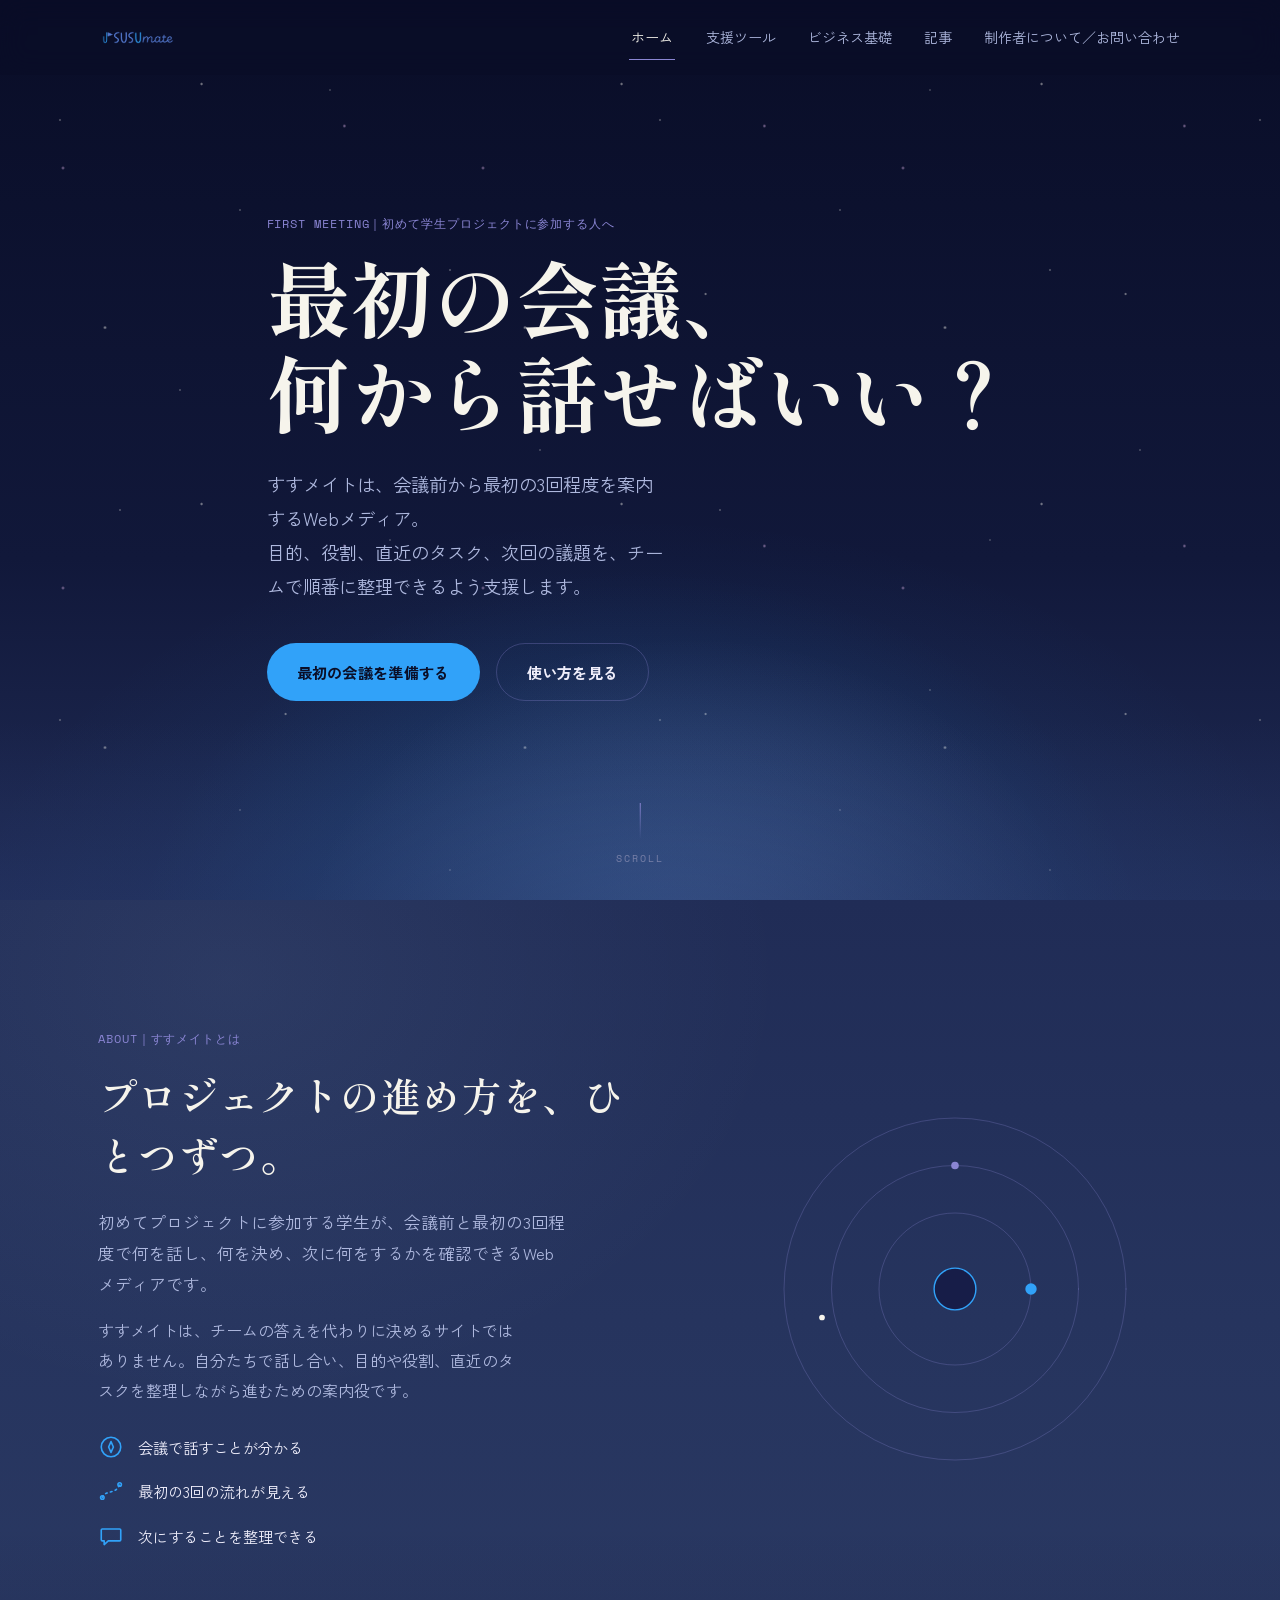
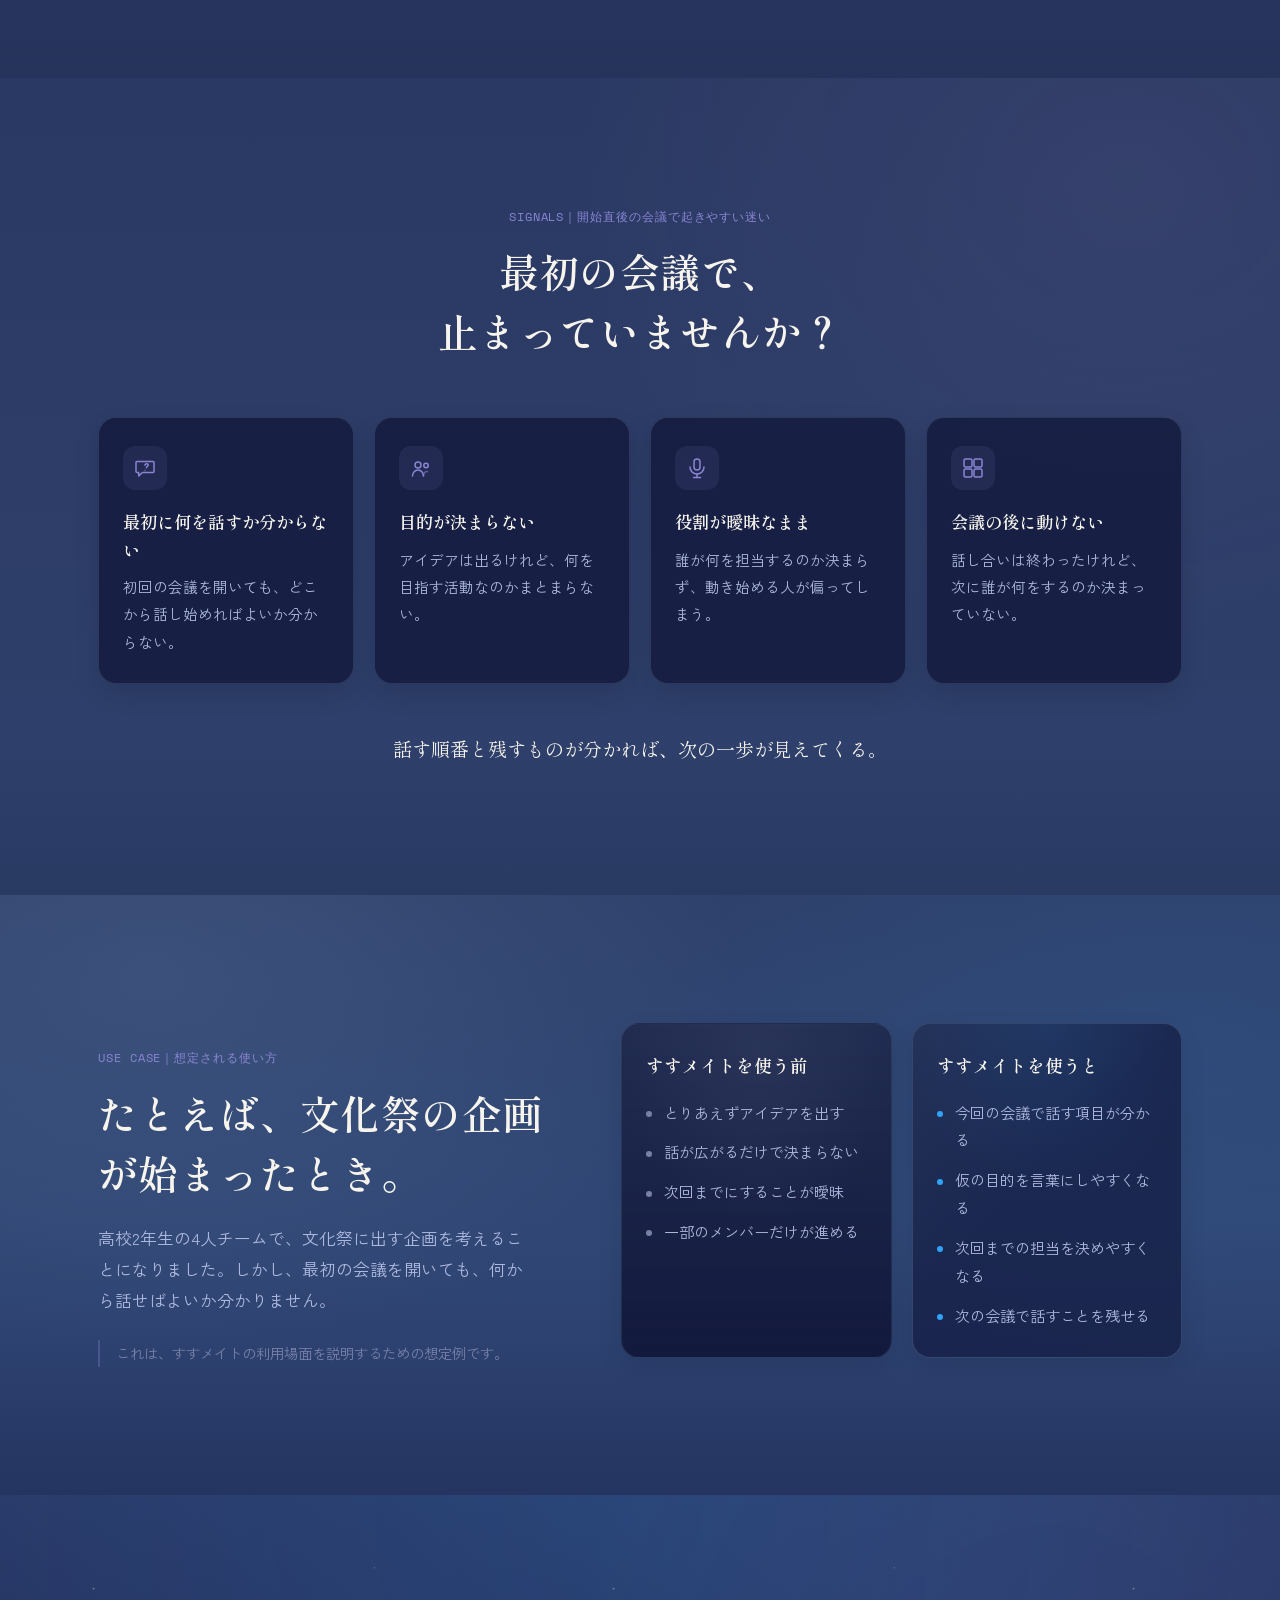
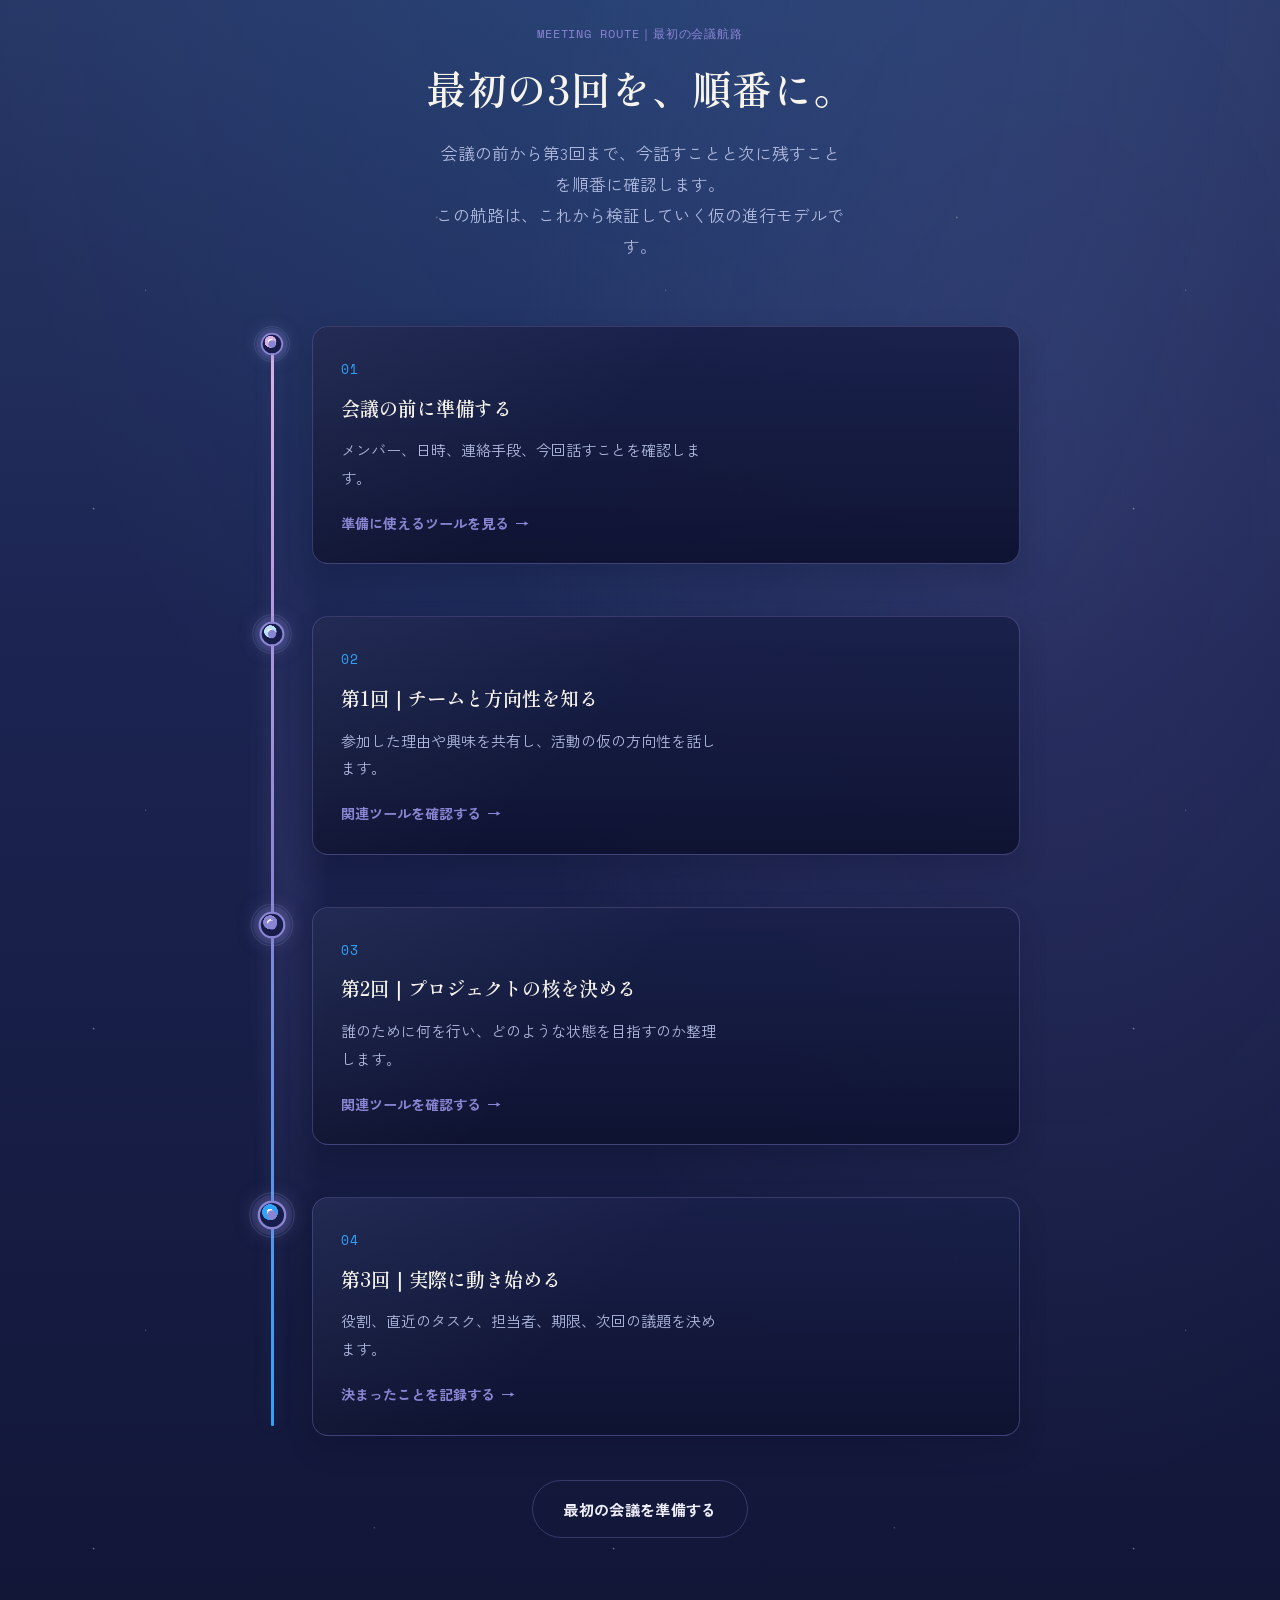
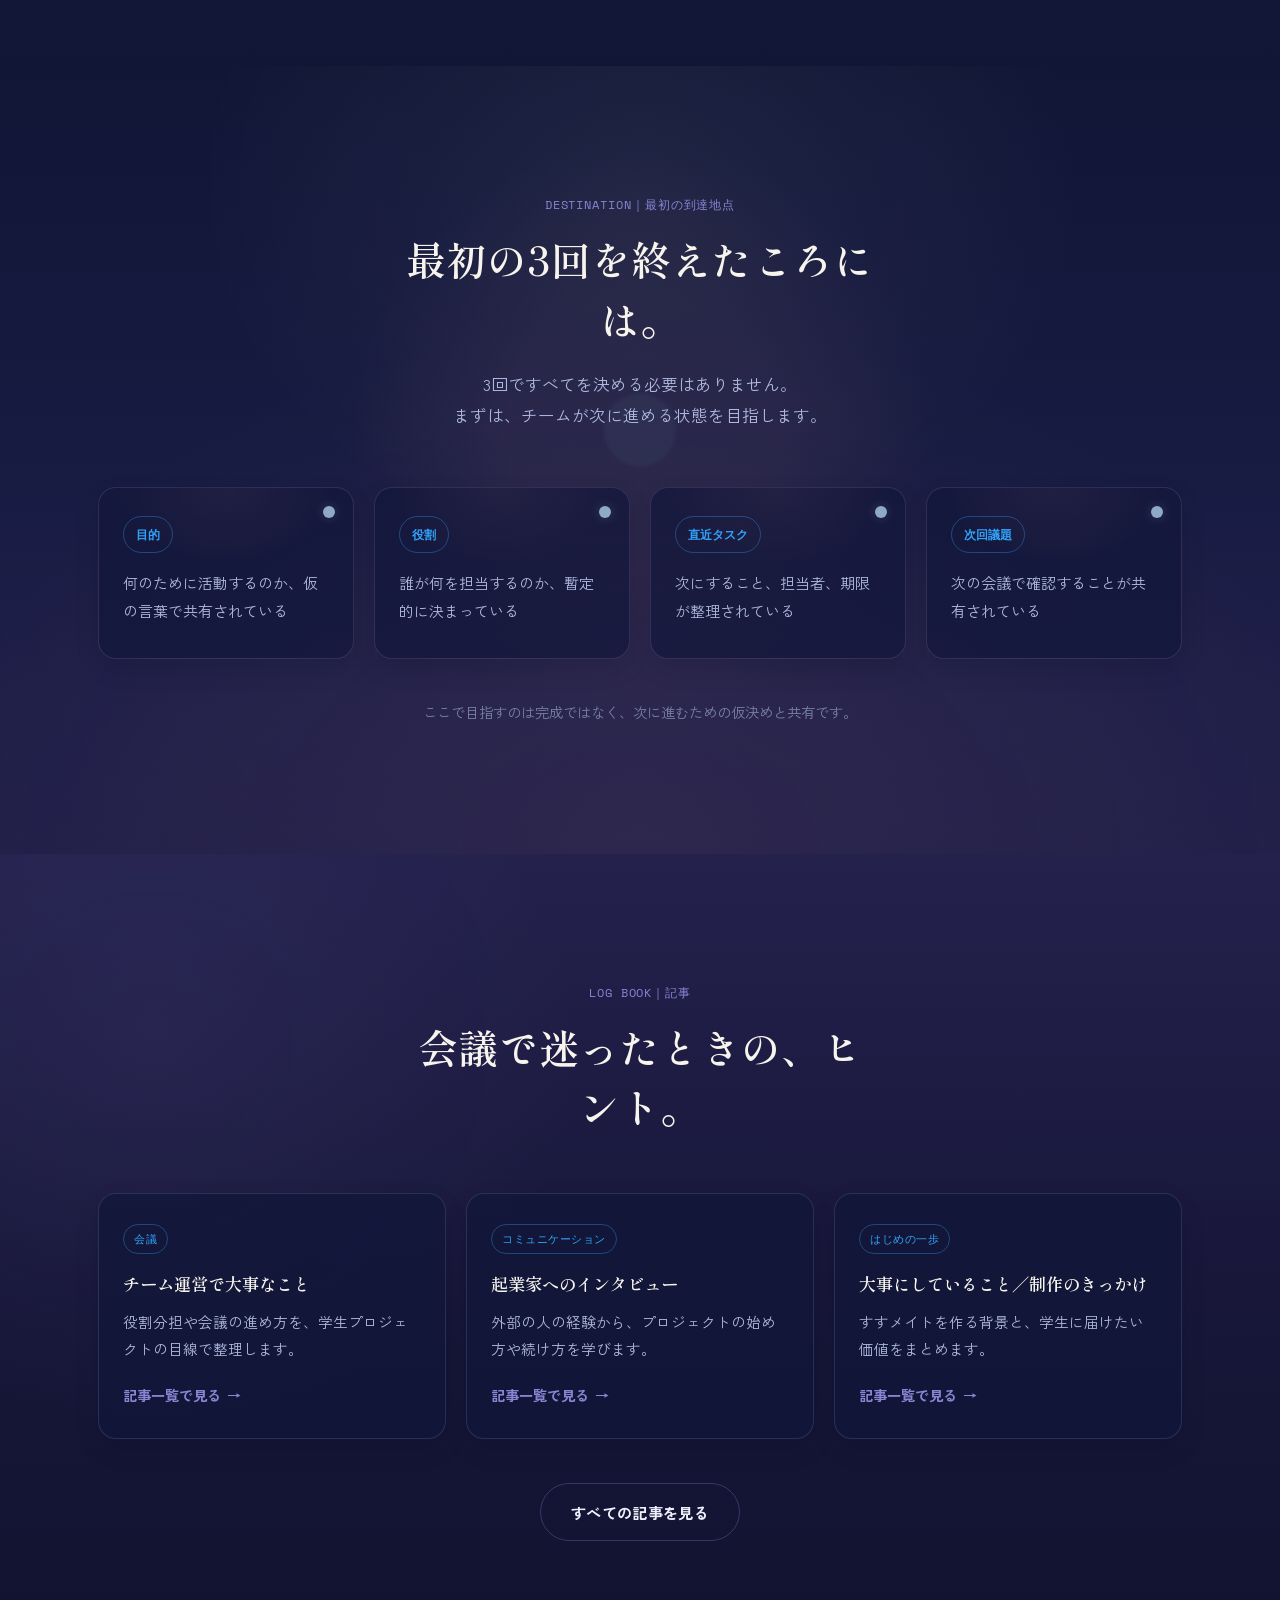
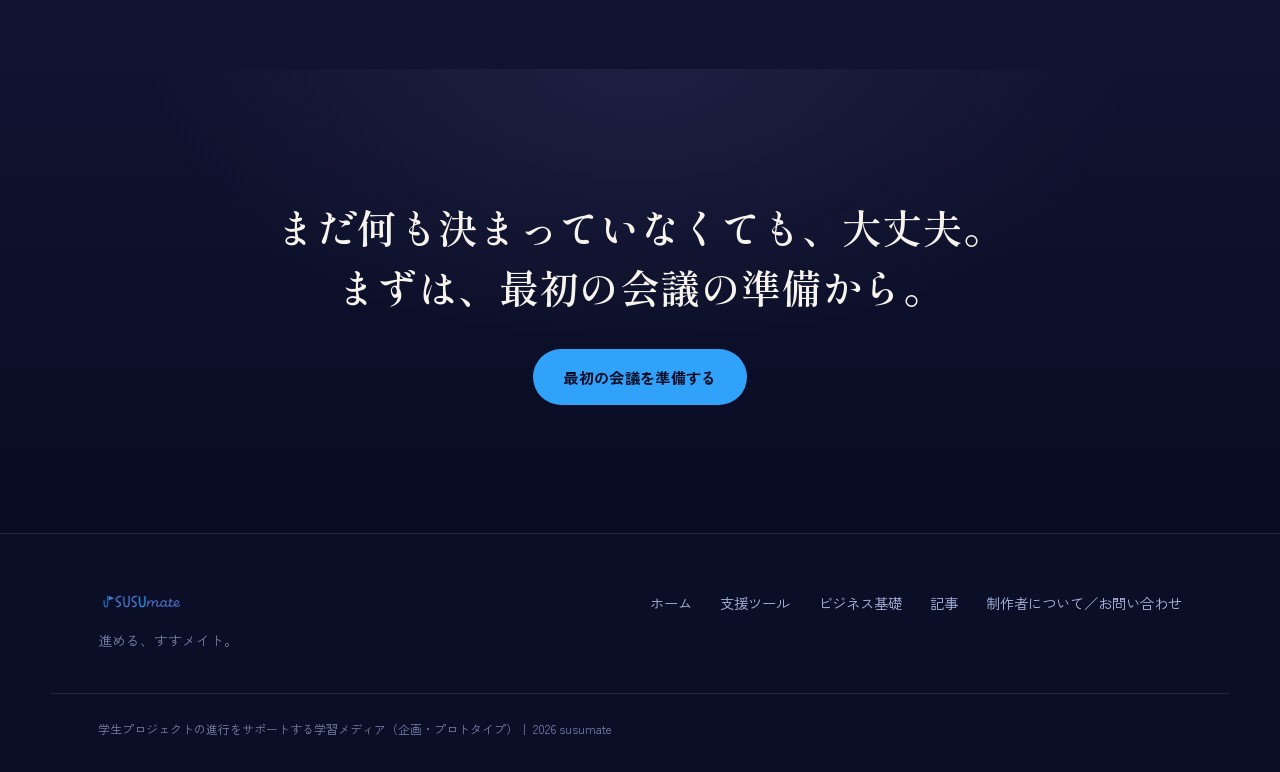
<file: index.html>
<!DOCTYPE html>
<html lang="ja">
<head>
<meta charset="UTF-8">
<meta name="viewport" content="width=device-width, initial-scale=1.0">
<title>すすメイト｜初めての学生プロジェクトと最初の会議を支えるWebメディア</title>
<meta name="description" content="初めて学生プロジェクトに参加する高校生・大学生へ。会議前から最初の3回程度まで、進め方の全体像を確認できるWebメディアです。">

<link rel="preconnect" href="https://fonts.googleapis.com">
<link rel="preconnect" href="https://fonts.gstatic.com" crossorigin>
<link href="https://fonts.googleapis.com/css2?family=Shippori+Mincho:wght@400;500;600;700;800&family=Zen+Kaku+Gothic+New:wght@300;400;500;700;900&family=Space+Mono:wght@400;700&display=swap" rel="stylesheet">
<link rel="icon" type="image/png" href="images/branding/favicon.png">
<link rel="stylesheet" href="style.css">
</head>
<body data-page="home">

<a href="#main-content" class="skip-link">本文へスキップ</a>

<header class="site-header" id="siteHeader">
  <div class="container header-inner">
    <a href="index.html" class="logo" aria-label="すすメイト ホームへ">
      <img class="logo-image" src="images/branding/logo.png" alt="すすメイト">
    </a>

    <nav class="main-nav" id="mainNav" aria-label="メインナビゲーション">
      <a href="index.html" class="is-current" aria-current="page">ホーム</a>
      <a href="tools.html">支援ツール</a>
      <a href="basics.html">ビジネス基礎</a>
      <a href="articles.html">記事</a>
      <a href="about.html">制作者について／お問い合わせ</a>
    </nav>

    <button class="nav-toggle" id="navToggle" aria-expanded="false" aria-controls="mainNav" aria-label="メニューを開く">
      <span></span><span></span><span></span>
    </button>
  </div>
</header>

<main id="main-content">

  <!-- ===== HERO ===== -->
  <section class="hero" id="top">
    <div class="hero-bg" aria-hidden="true">
      <div class="stars stars-far"></div>
      <div class="stars stars-near"></div>
      <span class="comet comet-a"></span>
      <span class="comet comet-b"></span>
      <div class="horizon-glow"></div>
    </div>

    <div class="hero-inner container">
      <p class="eyebrow">FIRST MEETING｜初めて学生プロジェクトに参加する人へ</p>
      <h1 class="hero-title">最初の会議、<br>何から話せばいい？</h1>
      <p class="hero-sub">すすメイトは、会議前から最初の3回程度を案内するWebメディア。<br class="br-pc">目的、役割、直近のタスク、次回の議題を、チームで順番に整理できるよう支援します。</p>
      <div class="hero-actions">
        <a href="tools.html#kickoff-roadmap" class="btn btn-primary">最初の会議を準備する</a>
        <a href="#use-case" class="btn btn-outline">使い方を見る</a>
      </div>
    </div>

    <a href="#about" class="scroll-cue" aria-label="次のセクションへスクロール">
      <span class="scroll-cue-line"></span>
      <span class="scroll-cue-text">SCROLL</span>
    </a>
  </section>

  <!-- ===== ABOUT ===== -->
  <section class="section about" id="about">
    <div class="container about-grid">
      <div class="about-text reveal">
        <p class="eyebrow">ABOUT｜すすメイトとは</p>
        <h2>プロジェクトの進め方を、ひとつずつ。</h2>
        <p class="lead">初めてプロジェクトに参加する学生が、会議前と最初の3回程度で何を話し、何を決め、次に何をするかを確認できるWebメディアです。</p>
        <p>すすメイトは、チームの答えを代わりに決めるサイトではありません。自分たちで話し合い、目的や役割、直近のタスクを整理しながら進むための案内役です。</p>

        <ul class="feature-list">
          <li>
            <svg viewBox="0 0 24 24" aria-hidden="true"><circle cx="12" cy="12" r="9"/><path d="M12 7 L14.2 12 L12 17 L9.8 12 Z" fill="currentColor" stroke="none"/></svg>
            <span>会議で話すことが分かる</span>
          </li>
          <li>
            <svg viewBox="0 0 24 24" aria-hidden="true"><path d="M4 18 C 8 10, 16 16, 20 6" stroke-dasharray="1.5 3.2"/><circle cx="4" cy="18" r="1.6" fill="currentColor" stroke="none"/><circle cx="20" cy="6" r="1.6" fill="currentColor" stroke="none"/></svg>
            <span>最初の3回の流れが見える</span>
          </li>
          <li>
            <svg viewBox="0 0 24 24" aria-hidden="true"><path d="M4 5.5h16a1 1 0 0 1 1 1v9a1 1 0 0 1-1 1H9.5l-3.8 3.4v-3.4H4a1 1 0 0 1-1-1v-9a1 1 0 0 1 1-1z"/></svg>
            <span>次にすることを整理できる</span>
          </li>
        </ul>
      </div>

      <div class="about-visual reveal" aria-hidden="true">
        <svg viewBox="0 0 400 400" class="orbit-art">
          <circle class="orbit-ring" cx="200" cy="200" r="80"/>
          <circle class="orbit-ring" cx="200" cy="200" r="130"/>
          <circle class="orbit-ring" cx="200" cy="200" r="180"/>
          <circle class="orbit-dot orbit-dot-a" cx="280" cy="200" r="6"/>
          <circle class="orbit-dot orbit-dot-b" cx="200" cy="70" r="4"/>
          <circle class="orbit-dot orbit-dot-c" cx="60" cy="230" r="3"/>
          <circle class="orbit-core" cx="200" cy="200" r="22"/>
        </svg>
      </div>
    </div>
  </section>

  <!-- ===== PROBLEMS ===== -->
  <section class="section problems" id="problems">
    <div class="container">
      <p class="eyebrow center">SIGNALS｜開始直後の会議で起きやすい迷い</p>
      <h2 class="center">最初の会議で、<br>止まっていませんか？</h2>

      <div class="card-grid">
        <article class="problem-card reveal">
          <span class="problem-icon">
            <svg viewBox="0 0 24 24" aria-hidden="true"><path d="M4 5.5h16a1 1 0 0 1 1 1v9a1 1 0 0 1-1 1H9.5l-3.8 3.4v-3.4H4a1 1 0 0 1-1-1v-9a1 1 0 0 1 1-1z"/><path d="M12 9.3c0-1 .8-1.6 1.7-1.6.9 0 1.6.6 1.6 1.4 0 .9-.6 1.1-1.2 1.5-.5.3-.7.6-.7 1.1" /><circle cx="12" cy="14.3" r="0.15" fill="currentColor"/></svg>
          </span>
          <h3>最初に何を話すか分からない</h3>
          <p>初回の会議を開いても、どこから話し始めればよいか分からない。</p>
        </article>

        <article class="problem-card reveal">
          <span class="problem-icon">
            <svg viewBox="0 0 24 24" aria-hidden="true"><circle cx="9" cy="9" r="3"/><path d="M3.5 20c0-3.3 2.5-6 5.5-6s5.5 2.7 5.5 6"/><circle cx="17" cy="9.5" r="2.2"/><path d="M14.5 20c0-2.6 1.6-4.6 4-4.6" opacity="0.55"/></svg>
          </span>
          <h3>目的が決まらない</h3>
          <p>アイデアは出るけれど、何を目指す活動なのかまとまらない。</p>
        </article>

        <article class="problem-card reveal">
          <span class="problem-icon">
            <svg viewBox="0 0 24 24" aria-hidden="true"><rect x="9" y="3" width="6" height="11" rx="3"/><path d="M5 11a7 7 0 0 0 14 0"/><line x1="12" y1="18" x2="12" y2="21.5"/><line x1="8.5" y1="21.5" x2="15.5" y2="21.5"/></svg>
          </span>
          <h3>役割が曖昧なまま</h3>
          <p>誰が何を担当するのか決まらず、動き始める人が偏ってしまう。</p>
        </article>

        <article class="problem-card reveal">
          <span class="problem-icon">
            <svg viewBox="0 0 24 24" aria-hidden="true"><rect x="3" y="3" width="8" height="8" rx="1.5"/><rect x="13" y="3" width="8" height="8" rx="1.5"/><rect x="3" y="13" width="8" height="8" rx="1.5"/><rect x="13" y="13" width="8" height="8" rx="1.5" fill="currentColor"/></svg>
          </span>
          <h3>会議の後に動けない</h3>
          <p>話し合いは終わったけれど、次に誰が何をするのか決まっていない。</p>
        </article>
      </div>

      <p class="bridge-line center">話す順番と残すものが分かれば、次の一歩が見えてくる。</p>
    </div>
  </section>

  <!-- ===== USE CASE ===== -->
  <section class="section use-case" id="use-case">
    <div class="container use-case-layout">
      <div class="use-case-story reveal">
        <p class="eyebrow">USE CASE｜想定される使い方</p>
        <h2>たとえば、文化祭の企画が始まったとき。</h2>
        <p class="lead">高校2年生の4人チームで、文化祭に出す企画を考えることになりました。しかし、最初の会議を開いても、何から話せばよいか分かりません。</p>
        <p class="use-case-note">これは、すすメイトの利用場面を説明するための想定例です。</p>
      </div>

      <div class="use-case-comparison">
        <article class="use-case-before reveal">
          <h3>すすメイトを使う前</h3>
          <ul class="use-case-list">
            <li>とりあえずアイデアを出す</li>
            <li>話が広がるだけで決まらない</li>
            <li>次回までにすることが曖昧</li>
            <li>一部のメンバーだけが進める</li>
          </ul>
        </article>

        <article class="use-case-after reveal">
          <h3>すすメイトを使うと</h3>
          <ul class="use-case-list">
            <li>今回の会議で話す項目が分かる</li>
            <li>仮の目的を言葉にしやすくなる</li>
            <li>次回までの担当を決めやすくなる</li>
            <li>次の会議で話すことを残せる</li>
          </ul>
        </article>
      </div>
    </div>
  </section>

  <!-- ===== ROADMAP (signature) ===== -->
  <section class="section roadmap" id="roadmap">
    <div class="container">
      <p class="eyebrow center">MEETING ROUTE｜最初の会議航路</p>
      <h2 class="center">最初の3回を、順番に。</h2>
      <p class="lead center">会議の前から第3回まで、今話すことと次に残すことを順番に確認します。<br class="br-pc">この航路は、これから検証していく仮の進行モデルです。</p>

      <div class="roadmap-path" id="roadmapPath">
        <div class="roadmap-track" aria-hidden="true"><div class="roadmap-track-fill" id="roadmapFill"></div></div>

        <ol class="waypoint-list">
          <li class="waypoint">
            <span class="waypoint-star" aria-hidden="true"></span>
            <div class="waypoint-content">
              <span class="waypoint-num">01</span>
              <h3>会議の前に準備する</h3>
              <p>メンバー、日時、連絡手段、今回話すことを確認します。</p>
              <a class="waypoint-link" href="tools.html#project-core">準備に使えるツールを見る <span aria-hidden="true">→</span></a>
            </div>
          </li>
          <li class="waypoint">
            <span class="waypoint-star" aria-hidden="true"></span>
            <div class="waypoint-content">
              <span class="waypoint-num">02</span>
              <h3>第1回｜チームと方向性を知る</h3>
              <p>参加した理由や興味を共有し、活動の仮の方向性を話します。</p>
              <a class="waypoint-link" href="tools.html#gantt-chart">関連ツールを確認する <span aria-hidden="true">→</span></a>
            </div>
          </li>
          <li class="waypoint">
            <span class="waypoint-star" aria-hidden="true"></span>
            <div class="waypoint-content">
              <span class="waypoint-num">03</span>
              <h3>第2回｜プロジェクトの核を決める</h3>
              <p>誰のために何を行い、どのような状態を目指すのか整理します。</p>
              <a class="waypoint-link" href="tools.html#icebreak-gacha">関連ツールを確認する <span aria-hidden="true">→</span></a>
            </div>
          </li>
          <li class="waypoint">
            <span class="waypoint-star" aria-hidden="true"></span>
            <div class="waypoint-content">
              <span class="waypoint-num">04</span>
              <h3>第3回｜実際に動き始める</h3>
              <p>役割、直近のタスク、担当者、期限、次回の議題を決めます。</p>
              <a class="waypoint-link" href="tools.html#meeting-minutes-template">決まったことを記録する <span aria-hidden="true">→</span></a>
            </div>
          </li>
        </ol>
      </div>

      <div class="center">
        <a href="tools.html#kickoff-roadmap" class="btn btn-outline">最初の会議を準備する</a>
      </div>
    </div>
  </section>

  <!-- ===== OUTCOMES ===== -->
  <section class="section route-outcomes" id="outcomes">
    <div class="container">
      <p class="eyebrow center">DESTINATION｜最初の到達地点</p>
      <h2 class="center">最初の3回を終えたころには。</h2>
      <p class="lead center">3回ですべてを決める必要はありません。<br class="br-pc">まずは、チームが次に進める状態を目指します。</p>

      <div class="outcome-grid">
        <article class="outcome-card reveal">
          <span class="outcome-label">目的</span>
          <p>何のために活動するのか、仮の言葉で共有されている</p>
        </article>

        <article class="outcome-card reveal">
          <span class="outcome-label">役割</span>
          <p>誰が何を担当するのか、暫定的に決まっている</p>
        </article>

        <article class="outcome-card reveal">
          <span class="outcome-label">直近タスク</span>
          <p>次にすること、担当者、期限が整理されている</p>
        </article>

        <article class="outcome-card reveal">
          <span class="outcome-label">次回議題</span>
          <p>次の会議で確認することが共有されている</p>
        </article>
      </div>

      <p class="outcome-note center">ここで目指すのは完成ではなく、次に進むための仮決めと共有です。</p>
    </div>
  </section>

  <!-- ===== ARTICLES ===== -->
  <section class="section articles" id="articles">
    <div class="container">
      <p class="eyebrow center">LOG BOOK｜記事</p>
      <h2 class="center">会議で迷ったときの、ヒント。</h2>

      <div class="card-grid articles-grid">
        <article class="article-card reveal">
          <span class="article-tag">会議</span>
          <h3>チーム運営で大事なこと</h3>
          <p>役割分担や会議の進め方を、学生プロジェクトの目線で整理します。</p>
          <a href="articles.html#team-management" class="article-link">記事一覧で見る <span aria-hidden="true">→</span></a>
        </article>

        <article class="article-card reveal">
          <span class="article-tag">コミュニケーション</span>
          <h3>起業家へのインタビュー</h3>
          <p>外部の人の経験から、プロジェクトの始め方や続け方を学びます。</p>
          <a href="articles.html#entrepreneur-interview" class="article-link">記事一覧で見る <span aria-hidden="true">→</span></a>
        </article>

        <article class="article-card reveal">
          <span class="article-tag">はじめの一歩</span>
          <h3>大事にしていること／制作のきっかけ</h3>
          <p>すすメイトを作る背景と、学生に届けたい価値をまとめます。</p>
          <a href="articles.html#values-and-origin" class="article-link">記事一覧で見る <span aria-hidden="true">→</span></a>
        </article>
      </div>

      <div class="center">
        <a href="articles.html" class="btn btn-outline">すべての記事を見る</a>
      </div>
    </div>
  </section>

  <!-- ===== CLOSING CTA ===== -->
  <section class="section cta-band">
    <div class="container center">
      <h2>まだ何も決まっていなくても、大丈夫。<br>まずは、最初の会議の準備から。</h2>
      <a href="tools.html#kickoff-roadmap" class="btn btn-primary">最初の会議を準備する</a>
    </div>
  </section>

</main>

<footer class="site-footer">
  <div class="container footer-grid">
    <div class="footer-brand">
      <a href="index.html" class="footer-logo" aria-label="すすメイト ホームへ">
        <img class="footer-logo-image" src="images/branding/logo.png" alt="すすメイト">
      </a>
      <p class="footer-tagline">進める、すすメイト。</p>
    </div>
    <nav class="footer-nav" aria-label="フッターナビゲーション">
      <a href="index.html">ホーム</a>
      <a href="tools.html">支援ツール</a>
      <a href="basics.html">ビジネス基礎</a>
      <a href="articles.html">記事</a>
      <a href="about.html">制作者について／お問い合わせ</a>
    </nav>
  </div>
  <p class="footer-fine container">学生プロジェクトの進行をサポートする学習メディア（企画・プロトタイプ）｜ <span id="year"></span> susumate</p>
</footer>

<script src="script.js"></script>
</body>
</html>
</file>
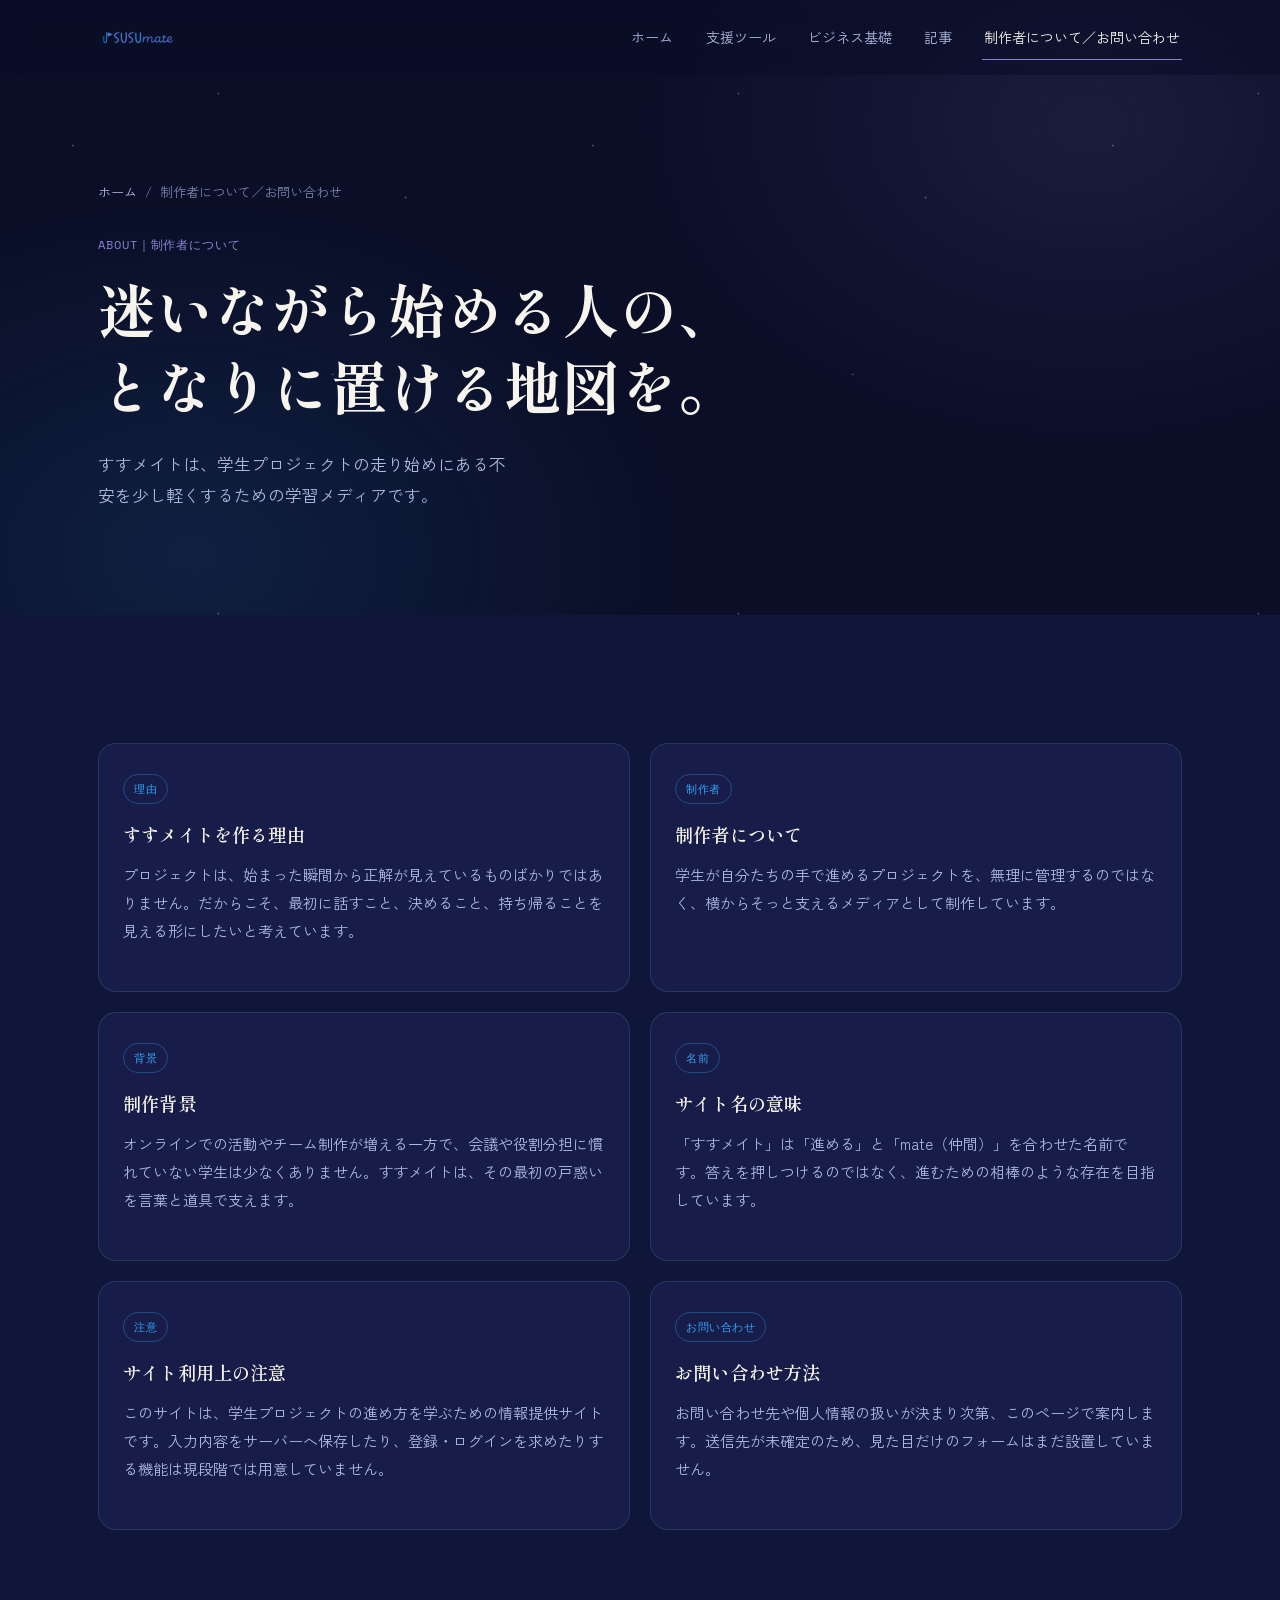
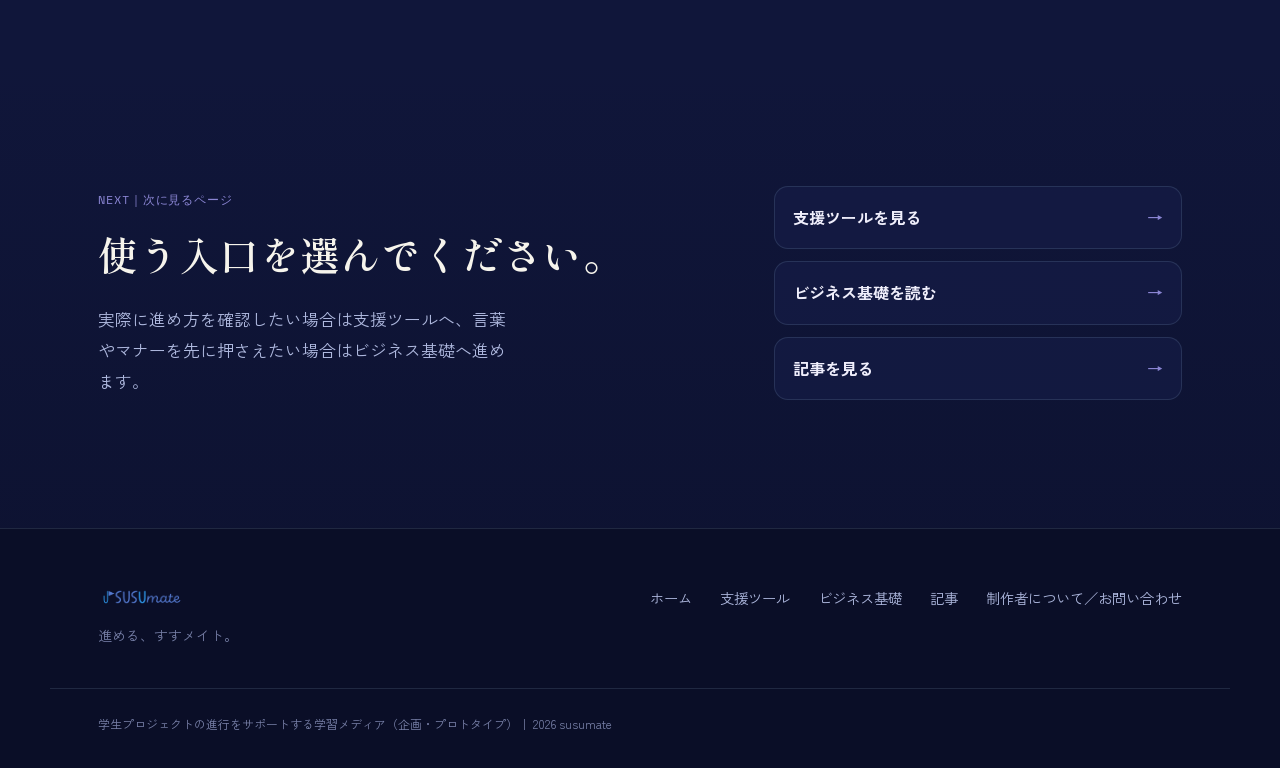
<file: about.html>
<!DOCTYPE html>
<html lang="ja">
<head>
<meta charset="UTF-8">
<meta name="viewport" content="width=device-width, initial-scale=1.0">
<title>制作者について／お問い合わせ｜すすメイト</title>
<meta name="description" content="すすメイトを作る理由、制作背景、サイト名の意味、利用上の注意、お問い合わせ方法をまとめたページです。">

<link rel="preconnect" href="https://fonts.googleapis.com">
<link rel="preconnect" href="https://fonts.gstatic.com" crossorigin>
<link href="https://fonts.googleapis.com/css2?family=Shippori+Mincho:wght@400;500;600;700;800&family=Zen+Kaku+Gothic+New:wght@300;400;500;700;900&family=Space+Mono:wght@400;700&display=swap" rel="stylesheet">
<link rel="icon" type="image/png" href="images/branding/favicon.png">
<link rel="stylesheet" href="style.css">
</head>
<body data-page="about">

<a href="#main-content" class="skip-link">本文へスキップ</a>

<header class="site-header" id="siteHeader">
  <div class="container header-inner">
    <a href="index.html" class="logo" aria-label="すすメイト ホームへ">
      <img class="logo-image" src="images/branding/logo.png" alt="すすメイト">
    </a>

    <nav class="main-nav" id="mainNav" aria-label="メインナビゲーション">
      <a href="index.html">ホーム</a>
      <a href="tools.html">支援ツール</a>
      <a href="basics.html">ビジネス基礎</a>
      <a href="articles.html">記事</a>
      <a href="about.html" class="is-current" aria-current="page">制作者について／お問い合わせ</a>
    </nav>

    <button class="nav-toggle" id="navToggle" aria-expanded="false" aria-controls="mainNav" aria-label="メニューを開く">
      <span></span><span></span><span></span>
    </button>
  </div>
</header>

<main id="main-content">
  <section class="page-hero about-page">
    <div class="container">
      <nav class="breadcrumb" aria-label="パンくず">
        <a href="index.html">ホーム</a>
        <span aria-current="page">制作者について／お問い合わせ</span>
      </nav>
      <p class="eyebrow">ABOUT｜制作者について</p>
      <h1>迷いながら始める人の、<br>となりに置ける地図を。</h1>
      <p class="lead">すすメイトは、学生プロジェクトの走り始めにある不安を少し軽くするための学習メディアです。</p>
    </div>
  </section>

  <section class="section about-detail">
    <div class="container about-detail-grid">
      <article class="content-card reveal">
        <span class="article-tag">理由</span>
        <h2>すすメイトを作る理由</h2>
        <p>プロジェクトは、始まった瞬間から正解が見えているものばかりではありません。だからこそ、最初に話すこと、決めること、持ち帰ることを見える形にしたいと考えています。</p>
      </article>

      <article class="content-card reveal">
        <span class="article-tag">制作者</span>
        <h2>制作者について</h2>
        <p>学生が自分たちの手で進めるプロジェクトを、無理に管理するのではなく、横からそっと支えるメディアとして制作しています。</p>
      </article>

      <article class="content-card reveal">
        <span class="article-tag">背景</span>
        <h2>制作背景</h2>
        <p>オンラインでの活動やチーム制作が増える一方で、会議や役割分担に慣れていない学生は少なくありません。すすメイトは、その最初の戸惑いを言葉と道具で支えます。</p>
      </article>

      <article class="content-card reveal">
        <span class="article-tag">名前</span>
        <h2>サイト名の意味</h2>
        <p>「すすメイト」は「進める」と「mate（仲間）」を合わせた名前です。答えを押しつけるのではなく、進むための相棒のような存在を目指しています。</p>
      </article>

      <article class="content-card reveal">
        <span class="article-tag">注意</span>
        <h2>サイト利用上の注意</h2>
        <p>このサイトは、学生プロジェクトの進め方を学ぶための情報提供サイトです。入力内容をサーバーへ保存したり、登録・ログインを求めたりする機能は現段階では用意していません。</p>
      </article>

      <article class="content-card reveal">
        <span class="article-tag">お問い合わせ</span>
        <h2>お問い合わせ方法</h2>
        <p>お問い合わせ先や個人情報の扱いが決まり次第、このページで案内します。送信先が未確定のため、見た目だけのフォームはまだ設置していません。</p>
      </article>
    </div>
  </section>

  <section class="section next-section">
    <div class="container next-grid">
      <div>
        <p class="eyebrow">NEXT｜次に見るページ</p>
        <h2>使う入口を選んでください。</h2>
        <p class="lead">実際に進め方を確認したい場合は支援ツールへ、言葉やマナーを先に押さえたい場合はビジネス基礎へ進めます。</p>
      </div>
      <div class="related-links" aria-label="関連カテゴリ">
        <a href="tools.html">支援ツールを見る</a>
        <a href="basics.html">ビジネス基礎を読む</a>
        <a href="articles.html">記事を見る</a>
      </div>
    </div>
  </section>
</main>

<footer class="site-footer">
  <div class="container footer-grid">
    <div class="footer-brand">
      <a href="index.html" class="footer-logo" aria-label="すすメイト ホームへ">
        <img class="footer-logo-image" src="images/branding/logo.png" alt="すすメイト">
      </a>
      <p class="footer-tagline">進める、すすメイト。</p>
    </div>
    <nav class="footer-nav" aria-label="フッターナビゲーション">
      <a href="index.html">ホーム</a>
      <a href="tools.html">支援ツール</a>
      <a href="basics.html">ビジネス基礎</a>
      <a href="articles.html">記事</a>
      <a href="about.html" aria-current="page">制作者について／お問い合わせ</a>
    </nav>
  </div>
  <p class="footer-fine container">学生プロジェクトの進行をサポートする学習メディア（企画・プロトタイプ）｜ <span id="year"></span> susumate</p>
</footer>

<script src="script.js"></script>
</body>
</html>
</file>
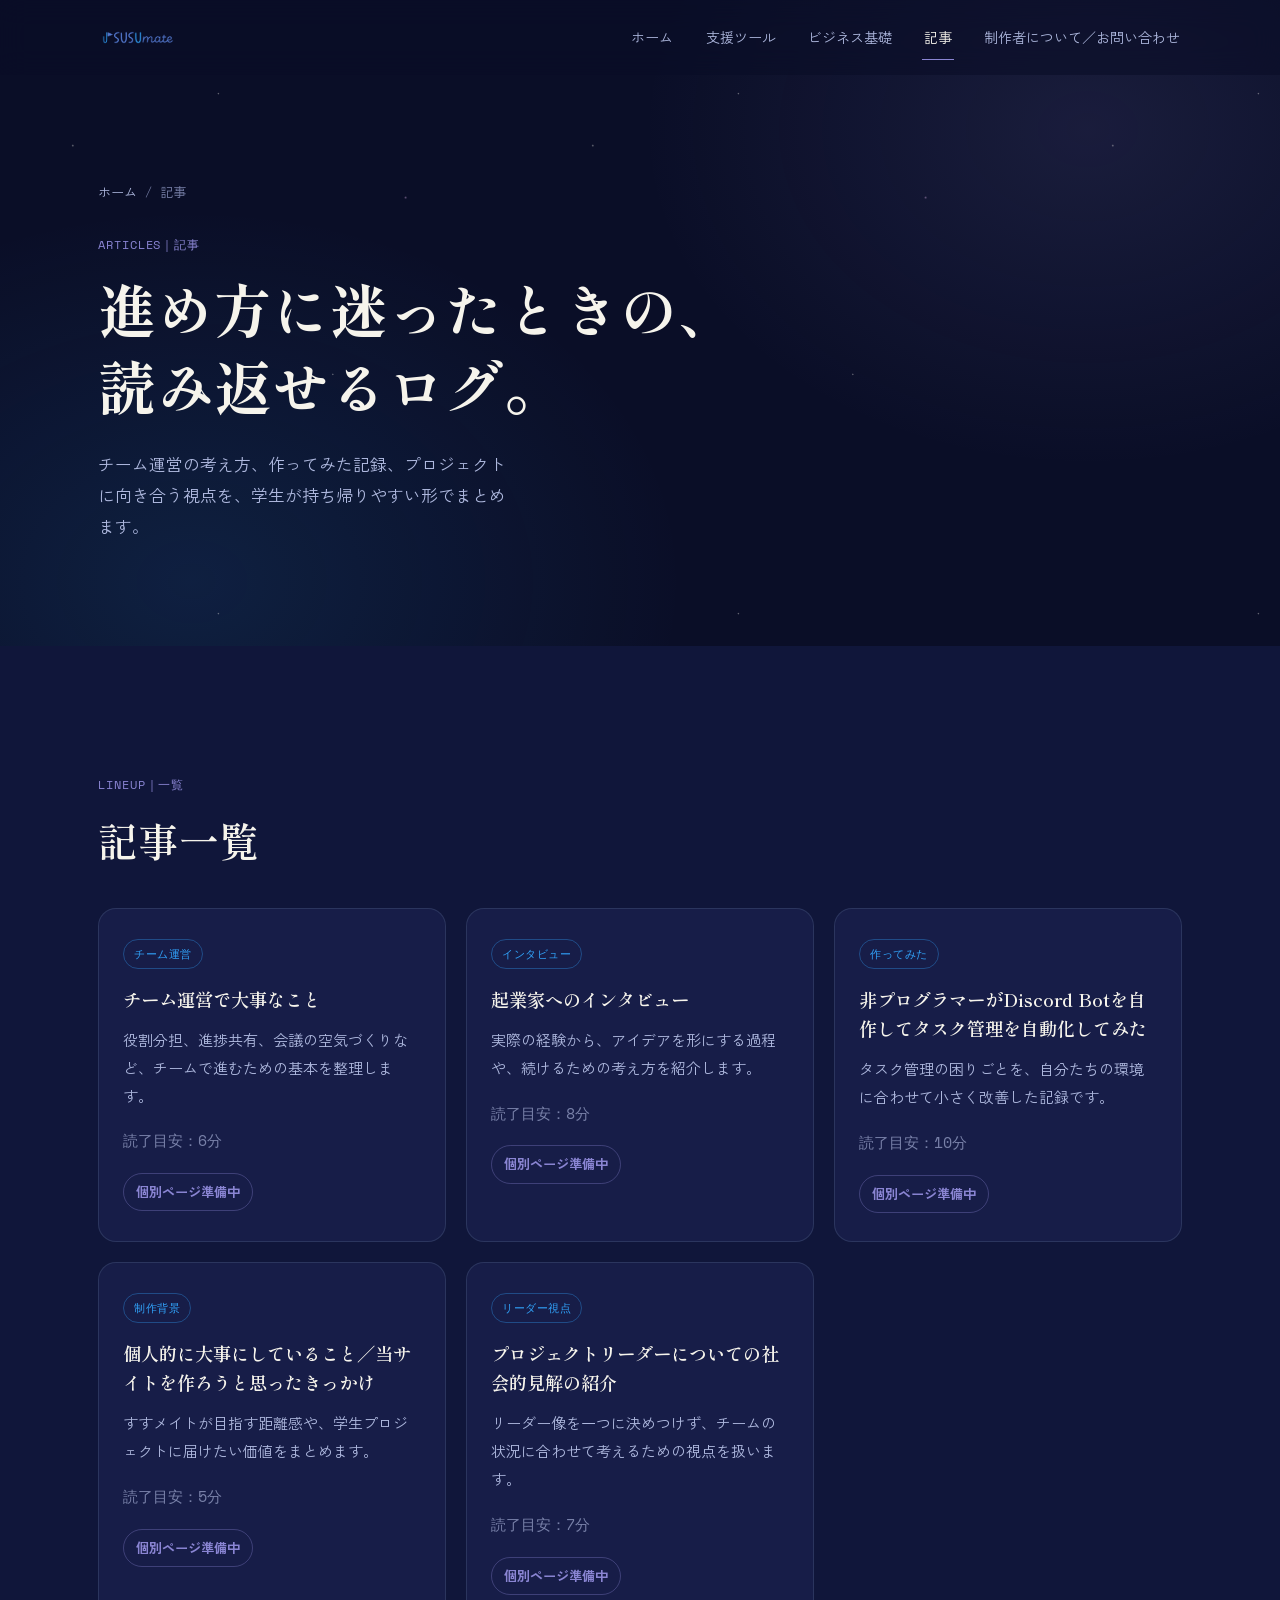
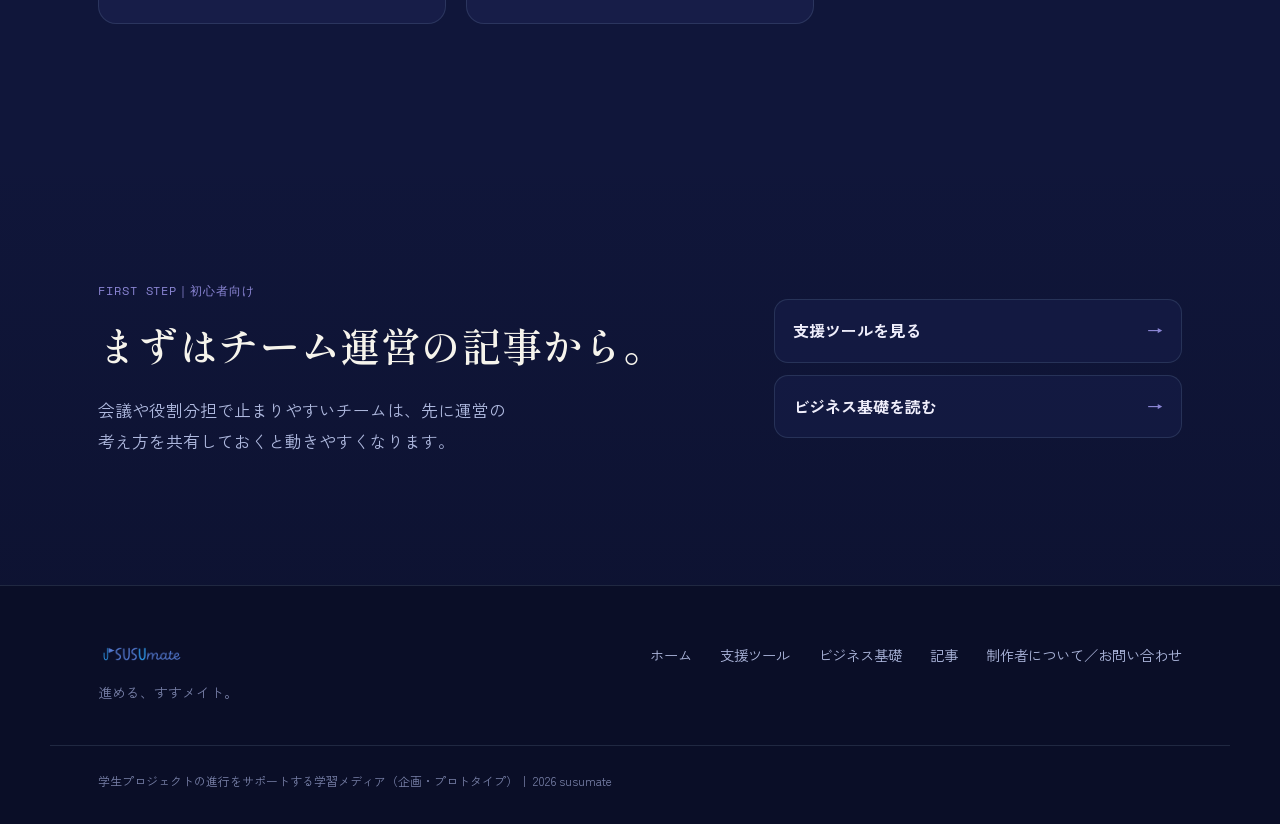
<file: articles.html>
<!DOCTYPE html>
<html lang="ja">
<head>
<meta charset="UTF-8">
<meta name="viewport" content="width=device-width, initial-scale=1.0">
<title>記事｜すすメイト</title>
<meta name="description" content="学生プロジェクトのチーム運営、インタビュー、制作背景、リーダー視点などを扱うすすメイトの記事一覧です。">

<link rel="preconnect" href="https://fonts.googleapis.com">
<link rel="preconnect" href="https://fonts.gstatic.com" crossorigin>
<link href="https://fonts.googleapis.com/css2?family=Shippori+Mincho:wght@400;500;600;700;800&family=Zen+Kaku+Gothic+New:wght@300;400;500;700;900&family=Space+Mono:wght@400;700&display=swap" rel="stylesheet">
<link rel="icon" type="image/png" href="images/branding/favicon.png">
<link rel="stylesheet" href="style.css">
</head>
<body data-page="articles">

<a href="#main-content" class="skip-link">本文へスキップ</a>

<header class="site-header" id="siteHeader">
  <div class="container header-inner">
    <a href="index.html" class="logo" aria-label="すすメイト ホームへ">
      <img class="logo-image" src="images/branding/logo.png" alt="すすメイト">
    </a>

    <nav class="main-nav" id="mainNav" aria-label="メインナビゲーション">
      <a href="index.html">ホーム</a>
      <a href="tools.html">支援ツール</a>
      <a href="basics.html">ビジネス基礎</a>
      <a href="articles.html" class="is-current" aria-current="page">記事</a>
      <a href="about.html">制作者について／お問い合わせ</a>
    </nav>

    <button class="nav-toggle" id="navToggle" aria-expanded="false" aria-controls="mainNav" aria-label="メニューを開く">
      <span></span><span></span><span></span>
    </button>
  </div>
</header>

<main id="main-content">
  <section class="page-hero articles-index">
    <div class="container">
      <nav class="breadcrumb" aria-label="パンくず">
        <a href="index.html">ホーム</a>
        <span aria-current="page">記事</span>
      </nav>
      <p class="eyebrow">ARTICLES｜記事</p>
      <h1>進め方に迷ったときの、<br>読み返せるログ。</h1>
      <p class="lead">チーム運営の考え方、作ってみた記録、プロジェクトに向き合う視点を、学生が持ち帰りやすい形でまとめます。</p>
    </div>
  </section>

  <section class="section listing-section">
    <div class="container">
      <div class="section-heading">
        <p class="eyebrow">LINEUP｜一覧</p>
        <h2>記事一覧</h2>
      </div>

      <div class="content-grid">
        <article class="content-card reveal" id="team-management">
          <span class="article-tag">チーム運営</span>
          <h3>チーム運営で大事なこと</h3>
          <p>役割分担、進捗共有、会議の空気づくりなど、チームで進むための基本を整理します。</p>
          <p class="card-meta">読了目安：6分</p>
          <span class="card-status">個別ページ準備中</span>
        </article>

        <article class="content-card reveal" id="entrepreneur-interview">
          <span class="article-tag">インタビュー</span>
          <h3>起業家へのインタビュー</h3>
          <p>実際の経験から、アイデアを形にする過程や、続けるための考え方を紹介します。</p>
          <p class="card-meta">読了目安：8分</p>
          <span class="card-status">個別ページ準備中</span>
        </article>

        <article class="content-card reveal" id="discord-bot-task-management">
          <span class="article-tag">作ってみた</span>
          <h3>非プログラマーがDiscord Botを自作してタスク管理を自動化してみた</h3>
          <p>タスク管理の困りごとを、自分たちの環境に合わせて小さく改善した記録です。</p>
          <p class="card-meta">読了目安：10分</p>
          <span class="card-status">個別ページ準備中</span>
        </article>

        <article class="content-card reveal" id="values-and-origin">
          <span class="article-tag">制作背景</span>
          <h3>個人的に大事にしていること／当サイトを作ろうと思ったきっかけ</h3>
          <p>すすメイトが目指す距離感や、学生プロジェクトに届けたい価値をまとめます。</p>
          <p class="card-meta">読了目安：5分</p>
          <span class="card-status">個別ページ準備中</span>
        </article>

        <article class="content-card reveal" id="project-leader-perspectives">
          <span class="article-tag">リーダー視点</span>
          <h3>プロジェクトリーダーについての社会的見解の紹介</h3>
          <p>リーダー像を一つに決めつけず、チームの状況に合わせて考えるための視点を扱います。</p>
          <p class="card-meta">読了目安：7分</p>
          <span class="card-status">個別ページ準備中</span>
        </article>
      </div>
    </div>
  </section>

  <section class="section next-section">
    <div class="container next-grid">
      <div>
        <p class="eyebrow">FIRST STEP｜初心者向け</p>
        <h2>まずはチーム運営の記事から。</h2>
        <p class="lead">会議や役割分担で止まりやすいチームは、先に運営の考え方を共有しておくと動きやすくなります。</p>
      </div>
      <div class="related-links" aria-label="関連カテゴリ">
        <a href="tools.html">支援ツールを見る</a>
        <a href="basics.html">ビジネス基礎を読む</a>
      </div>
    </div>
  </section>
</main>

<footer class="site-footer">
  <div class="container footer-grid">
    <div class="footer-brand">
      <a href="index.html" class="footer-logo" aria-label="すすメイト ホームへ">
        <img class="footer-logo-image" src="images/branding/logo.png" alt="すすメイト">
      </a>
      <p class="footer-tagline">進める、すすメイト。</p>
    </div>
    <nav class="footer-nav" aria-label="フッターナビゲーション">
      <a href="index.html">ホーム</a>
      <a href="tools.html">支援ツール</a>
      <a href="basics.html">ビジネス基礎</a>
      <a href="articles.html" aria-current="page">記事</a>
      <a href="about.html">制作者について／お問い合わせ</a>
    </nav>
  </div>
  <p class="footer-fine container">学生プロジェクトの進行をサポートする学習メディア（企画・プロトタイプ）｜ <span id="year"></span> susumate</p>
</footer>

<script src="script.js"></script>
</body>
</html>
</file>
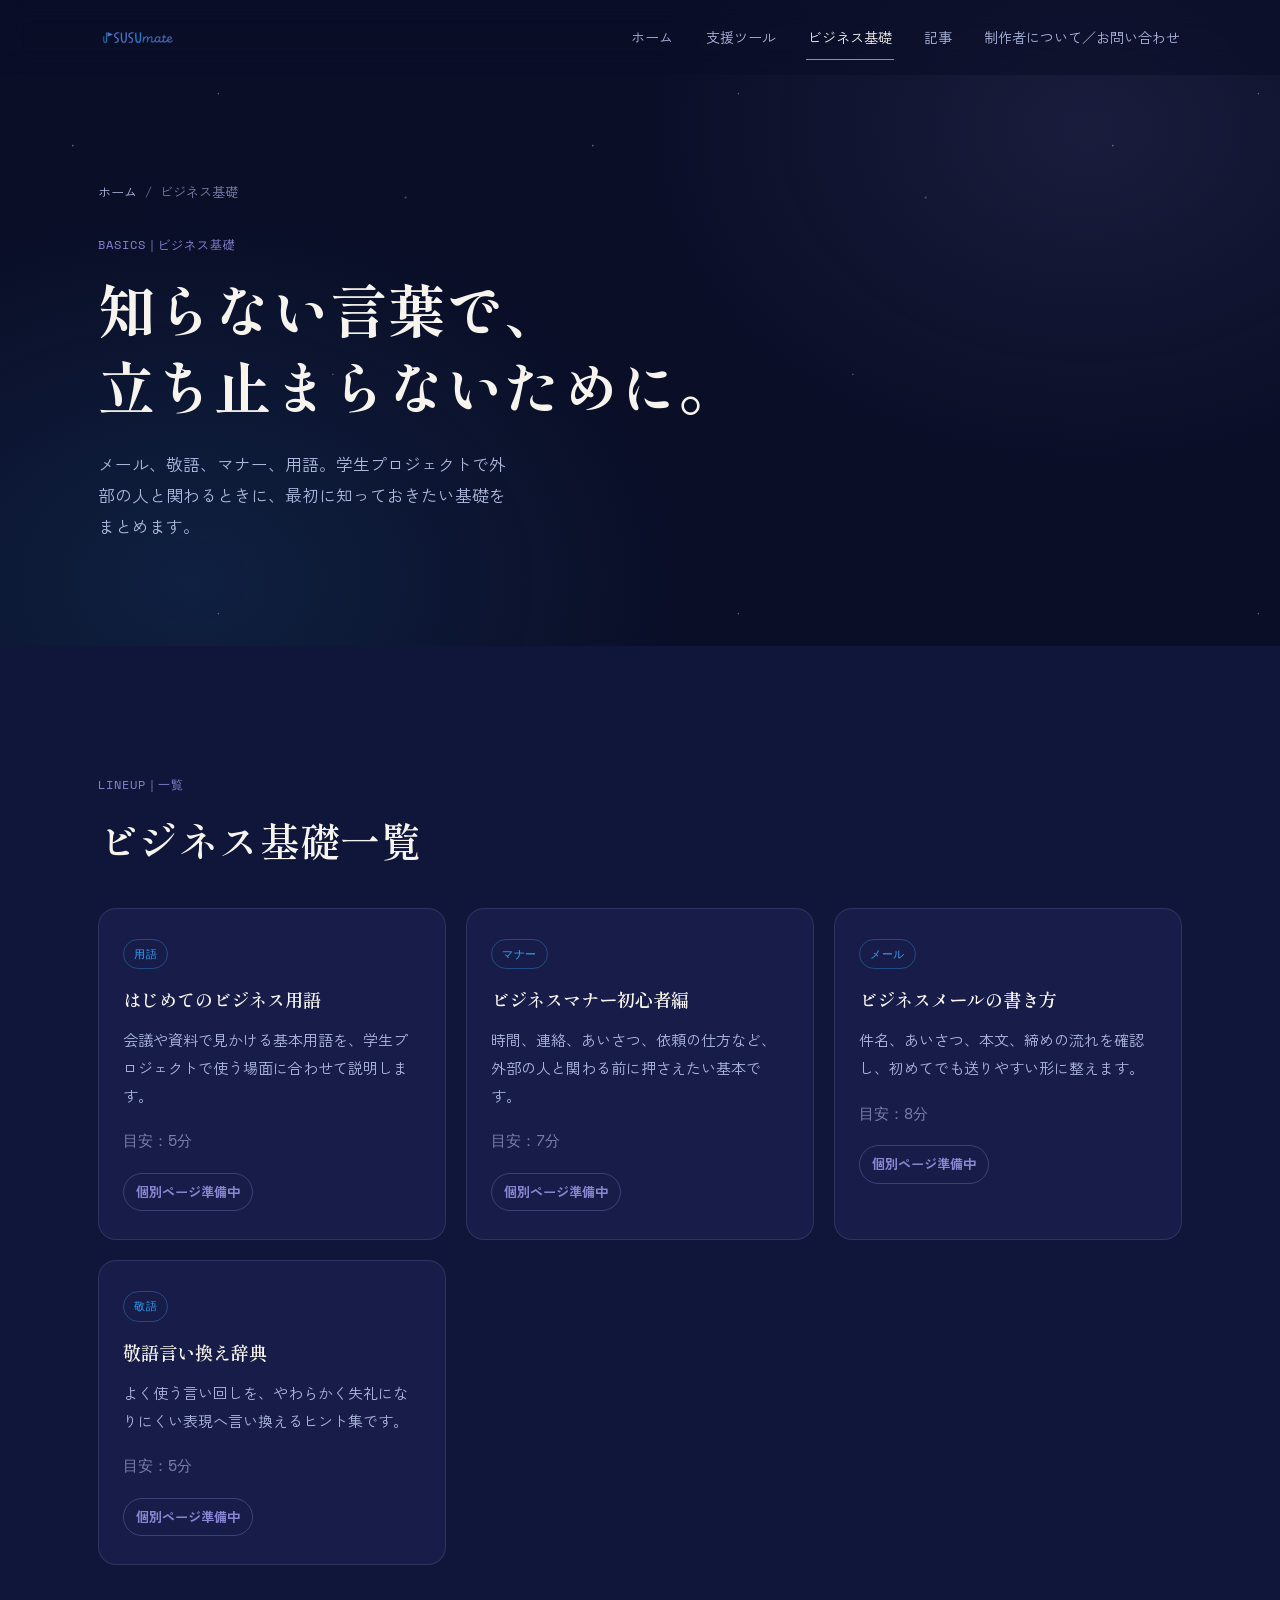
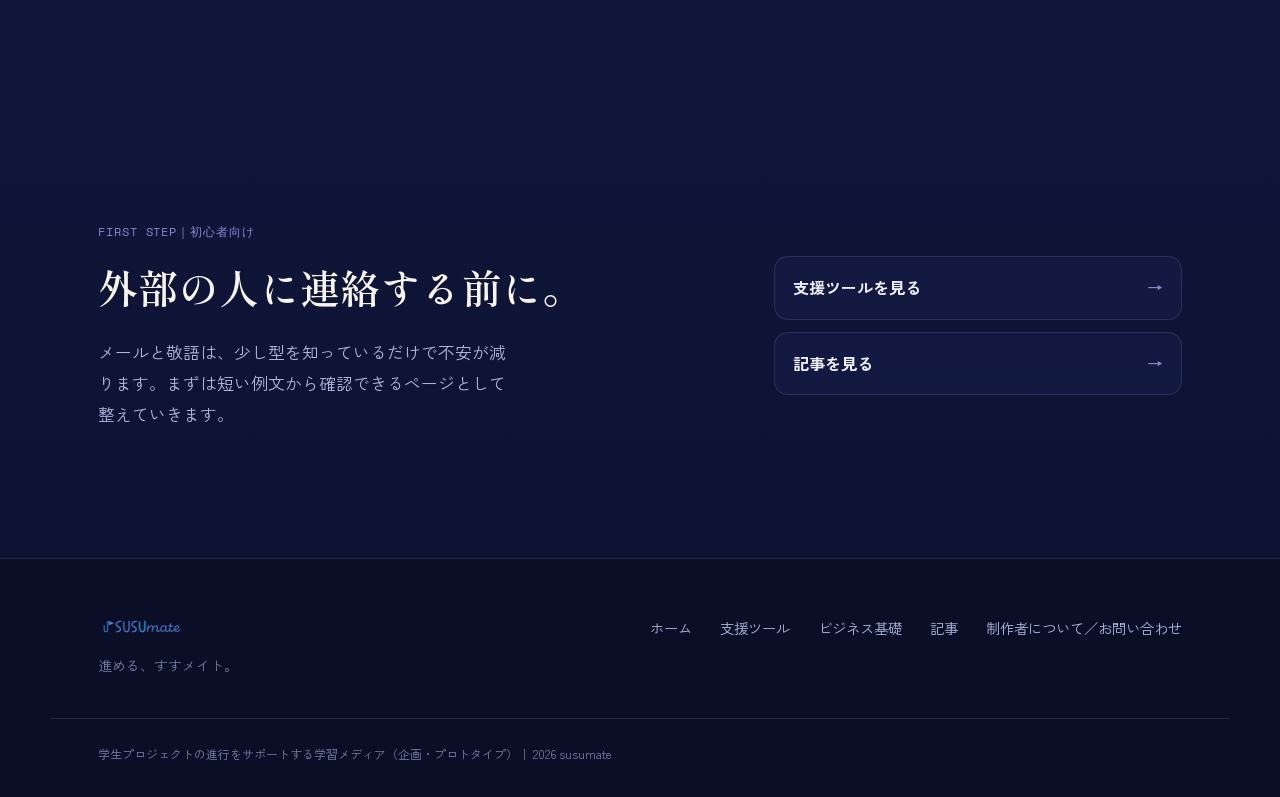
<file: basics.html>
<!DOCTYPE html>
<html lang="ja">
<head>
<meta charset="UTF-8">
<meta name="viewport" content="width=device-width, initial-scale=1.0">
<title>ビジネス基礎｜すすメイト</title>
<meta name="description" content="学生プロジェクトで外部の人やチームメンバーと関わる前に知っておきたい、ビジネス用語、マナー、メール、敬語の基礎一覧です。">

<link rel="preconnect" href="https://fonts.googleapis.com">
<link rel="preconnect" href="https://fonts.gstatic.com" crossorigin>
<link href="https://fonts.googleapis.com/css2?family=Shippori+Mincho:wght@400;500;600;700;800&family=Zen+Kaku+Gothic+New:wght@300;400;500;700;900&family=Space+Mono:wght@400;700&display=swap" rel="stylesheet">
<link rel="icon" type="image/png" href="images/branding/favicon.png">
<link rel="stylesheet" href="style.css">
</head>
<body data-page="basics">

<a href="#main-content" class="skip-link">本文へスキップ</a>

<header class="site-header" id="siteHeader">
  <div class="container header-inner">
    <a href="index.html" class="logo" aria-label="すすメイト ホームへ">
      <img class="logo-image" src="images/branding/logo.png" alt="すすメイト">
    </a>

    <nav class="main-nav" id="mainNav" aria-label="メインナビゲーション">
      <a href="index.html">ホーム</a>
      <a href="tools.html">支援ツール</a>
      <a href="basics.html" class="is-current" aria-current="page">ビジネス基礎</a>
      <a href="articles.html">記事</a>
      <a href="about.html">制作者について／お問い合わせ</a>
    </nav>

    <button class="nav-toggle" id="navToggle" aria-expanded="false" aria-controls="mainNav" aria-label="メニューを開く">
      <span></span><span></span><span></span>
    </button>
  </div>
</header>

<main id="main-content">
  <section class="page-hero basics-index">
    <div class="container">
      <nav class="breadcrumb" aria-label="パンくず">
        <a href="index.html">ホーム</a>
        <span aria-current="page">ビジネス基礎</span>
      </nav>
      <p class="eyebrow">BASICS｜ビジネス基礎</p>
      <h1>知らない言葉で、<br>立ち止まらないために。</h1>
      <p class="lead">メール、敬語、マナー、用語。学生プロジェクトで外部の人と関わるときに、最初に知っておきたい基礎をまとめます。</p>
    </div>
  </section>

  <section class="section listing-section">
    <div class="container">
      <div class="section-heading">
        <p class="eyebrow">LINEUP｜一覧</p>
        <h2>ビジネス基礎一覧</h2>
      </div>

      <div class="content-grid">
        <article class="content-card reveal" id="business-terms">
          <span class="article-tag">用語</span>
          <h3>はじめてのビジネス用語</h3>
          <p>会議や資料で見かける基本用語を、学生プロジェクトで使う場面に合わせて説明します。</p>
          <p class="card-meta">目安：5分</p>
          <span class="card-status">個別ページ準備中</span>
        </article>

        <article class="content-card reveal" id="business-manners">
          <span class="article-tag">マナー</span>
          <h3>ビジネスマナー初心者編</h3>
          <p>時間、連絡、あいさつ、依頼の仕方など、外部の人と関わる前に押さえたい基本です。</p>
          <p class="card-meta">目安：7分</p>
          <span class="card-status">個別ページ準備中</span>
        </article>

        <article class="content-card reveal" id="business-email">
          <span class="article-tag">メール</span>
          <h3>ビジネスメールの書き方</h3>
          <p>件名、あいさつ、本文、締めの流れを確認し、初めてでも送りやすい形に整えます。</p>
          <p class="card-meta">目安：8分</p>
          <span class="card-status">個別ページ準備中</span>
        </article>

        <article class="content-card reveal" id="honorific-dictionary">
          <span class="article-tag">敬語</span>
          <h3>敬語言い換え辞典</h3>
          <p>よく使う言い回しを、やわらかく失礼になりにくい表現へ言い換えるヒント集です。</p>
          <p class="card-meta">目安：5分</p>
          <span class="card-status">個別ページ準備中</span>
        </article>
      </div>
    </div>
  </section>

  <section class="section next-section">
    <div class="container next-grid">
      <div>
        <p class="eyebrow">FIRST STEP｜初心者向け</p>
        <h2>外部の人に連絡する前に。</h2>
        <p class="lead">メールと敬語は、少し型を知っているだけで不安が減ります。まずは短い例文から確認できるページとして整えていきます。</p>
      </div>
      <div class="related-links" aria-label="関連カテゴリ">
        <a href="tools.html">支援ツールを見る</a>
        <a href="articles.html">記事を見る</a>
      </div>
    </div>
  </section>
</main>

<footer class="site-footer">
  <div class="container footer-grid">
    <div class="footer-brand">
      <a href="index.html" class="footer-logo" aria-label="すすメイト ホームへ">
        <img class="footer-logo-image" src="images/branding/logo.png" alt="すすメイト">
      </a>
      <p class="footer-tagline">進める、すすメイト。</p>
    </div>
    <nav class="footer-nav" aria-label="フッターナビゲーション">
      <a href="index.html">ホーム</a>
      <a href="tools.html">支援ツール</a>
      <a href="basics.html" aria-current="page">ビジネス基礎</a>
      <a href="articles.html">記事</a>
      <a href="about.html">制作者について／お問い合わせ</a>
    </nav>
  </div>
  <p class="footer-fine container">学生プロジェクトの進行をサポートする学習メディア（企画・プロトタイプ）｜ <span id="year"></span> susumate</p>
</footer>

<script src="script.js"></script>
</body>
</html>
</file>
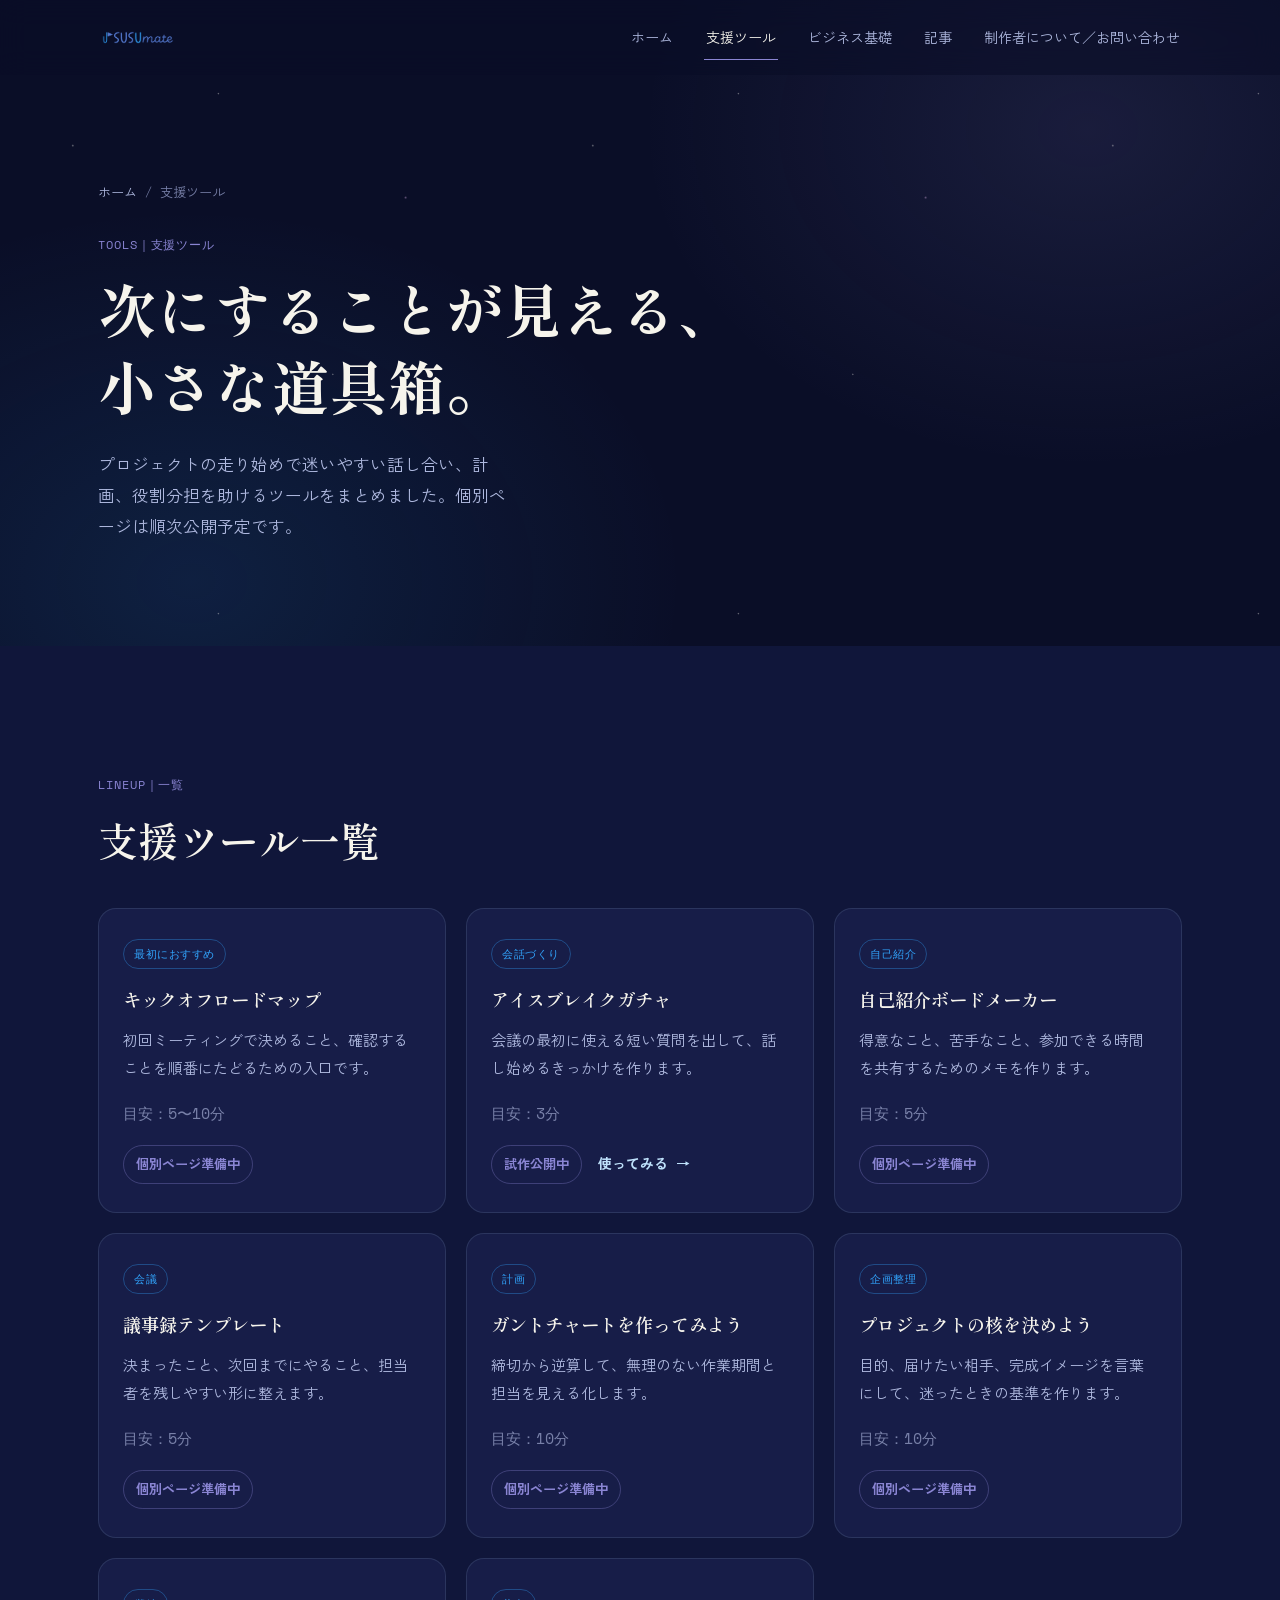
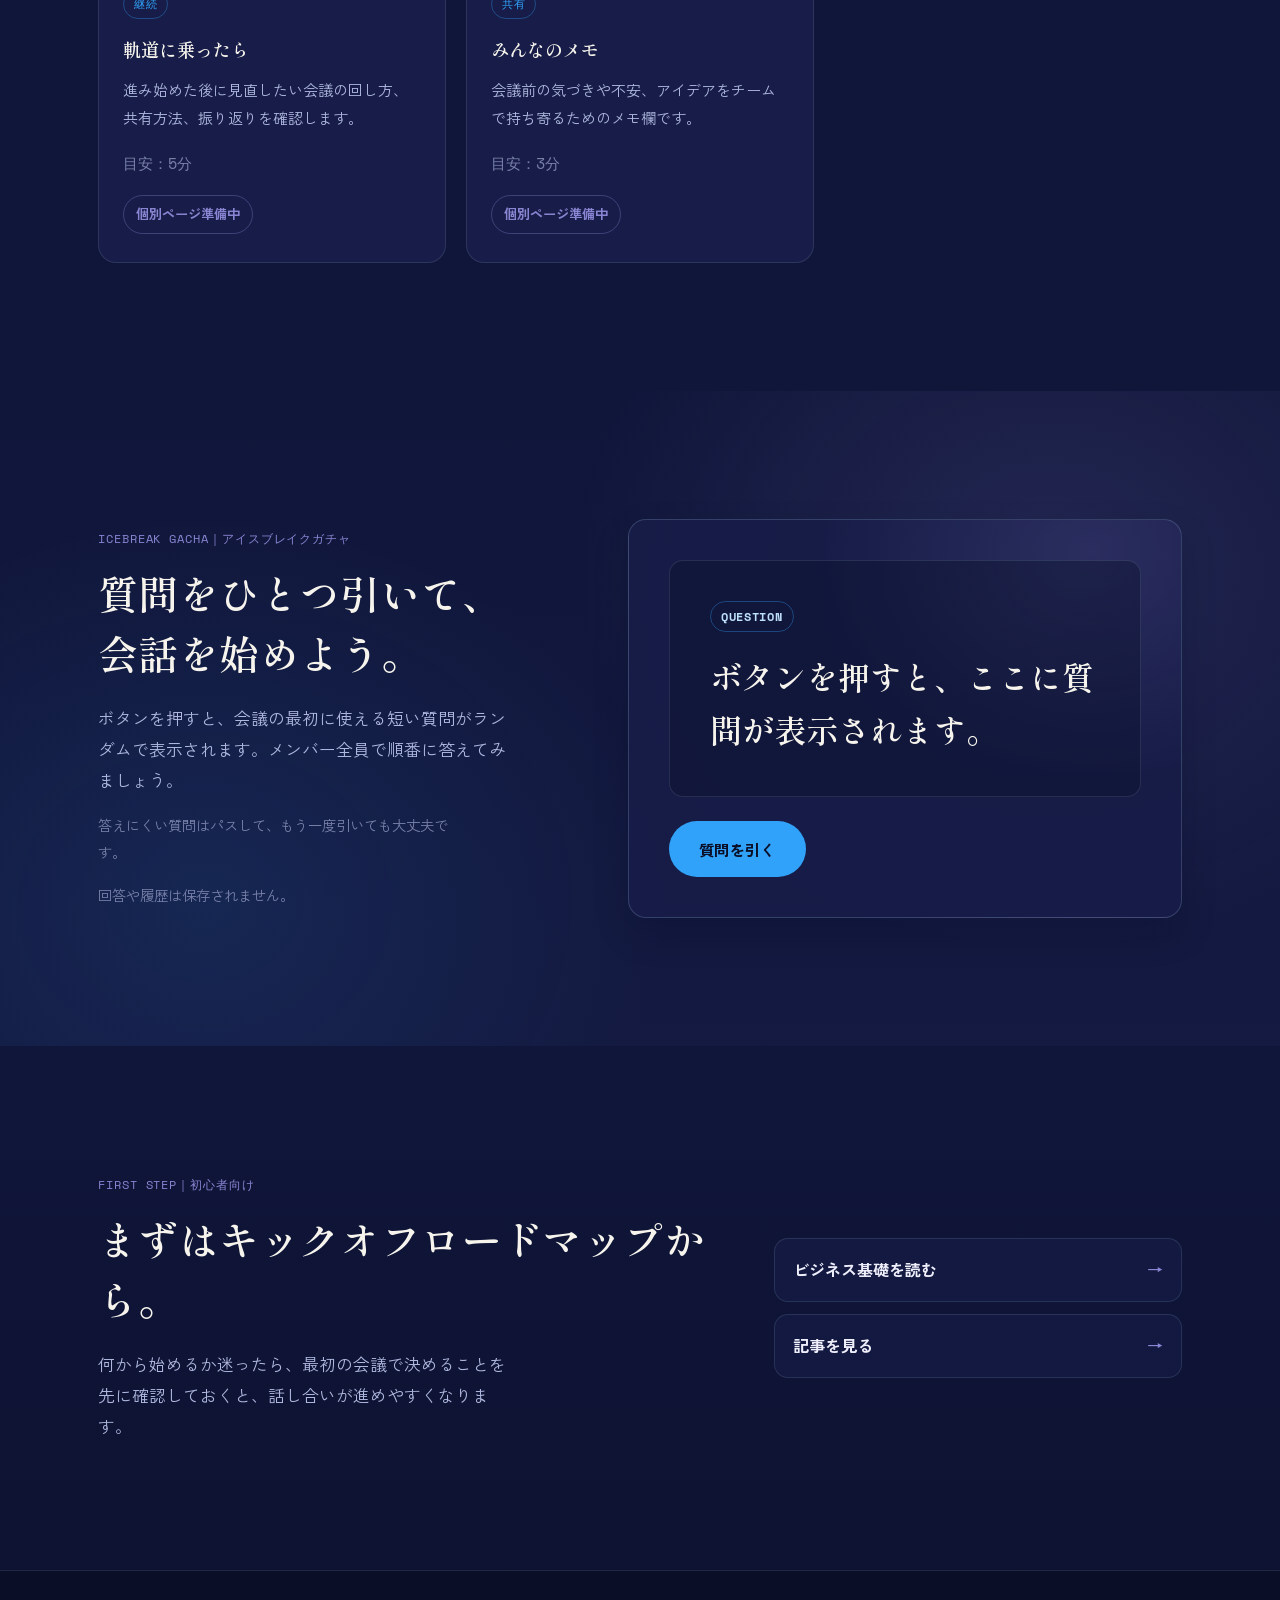
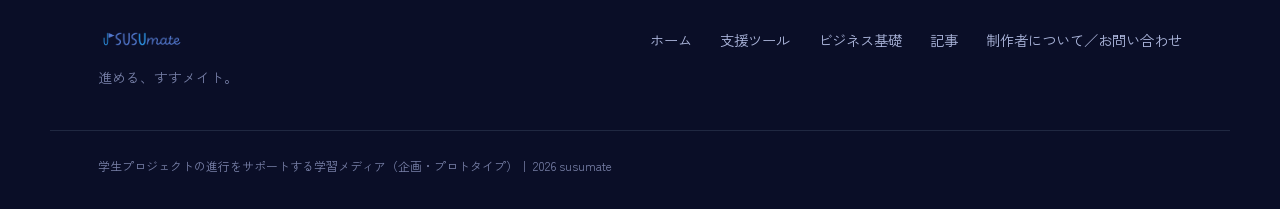
<file: tools.html>
<!DOCTYPE html>
<html lang="ja">
<head>
<meta charset="UTF-8">
<meta name="viewport" content="width=device-width, initial-scale=1.0">
<title>支援ツール｜すすメイト</title>
<meta name="description" content="学生プロジェクトの立ち上げ、会議、役割分担、計画づくりを助けるすすメイトの支援ツール一覧です。">

<link rel="preconnect" href="https://fonts.googleapis.com">
<link rel="preconnect" href="https://fonts.gstatic.com" crossorigin>
<link href="https://fonts.googleapis.com/css2?family=Shippori+Mincho:wght@400;500;600;700;800&family=Zen+Kaku+Gothic+New:wght@300;400;500;700;900&family=Space+Mono:wght@400;700&display=swap" rel="stylesheet">
<link rel="icon" type="image/png" href="images/branding/favicon.png">
<link rel="stylesheet" href="style.css">
</head>
<body data-page="tools">

<a href="#main-content" class="skip-link">本文へスキップ</a>

<header class="site-header" id="siteHeader">
  <div class="container header-inner">
    <a href="index.html" class="logo" aria-label="すすメイト ホームへ">
      <img class="logo-image" src="images/branding/logo.png" alt="すすメイト">
    </a>

    <nav class="main-nav" id="mainNav" aria-label="メインナビゲーション">
      <a href="index.html">ホーム</a>
      <a href="tools.html" class="is-current" aria-current="page">支援ツール</a>
      <a href="basics.html">ビジネス基礎</a>
      <a href="articles.html">記事</a>
      <a href="about.html">制作者について／お問い合わせ</a>
    </nav>

    <button class="nav-toggle" id="navToggle" aria-expanded="false" aria-controls="mainNav" aria-label="メニューを開く">
      <span></span><span></span><span></span>
    </button>
  </div>
</header>

<main id="main-content">
  <section class="page-hero tools-index">
    <div class="container">
      <nav class="breadcrumb" aria-label="パンくず">
        <a href="index.html">ホーム</a>
        <span aria-current="page">支援ツール</span>
      </nav>
      <p class="eyebrow">TOOLS｜支援ツール</p>
      <h1>次にすることが見える、<br>小さな道具箱。</h1>
      <p class="lead">プロジェクトの走り始めで迷いやすい話し合い、計画、役割分担を助けるツールをまとめました。個別ページは順次公開予定です。</p>
    </div>
  </section>

  <section class="section listing-section">
    <div class="container">
      <div class="section-heading">
        <p class="eyebrow">LINEUP｜一覧</p>
        <h2>支援ツール一覧</h2>
      </div>

      <div class="content-grid">
        <article class="content-card reveal" id="kickoff-roadmap">
          <span class="article-tag">最初におすすめ</span>
          <h3>キックオフロードマップ</h3>
          <p>初回ミーティングで決めること、確認することを順番にたどるための入口です。</p>
          <p class="card-meta">目安：5〜10分</p>
          <span class="card-status">個別ページ準備中</span>
        </article>

        <article class="content-card reveal icebreak-tool-card">
          <span class="article-tag">会話づくり</span>
          <h3>アイスブレイクガチャ</h3>
          <p>会議の最初に使える短い質問を出して、話し始めるきっかけを作ります。</p>
          <p class="card-meta">目安：3分</p>
          <span class="card-status">試作公開中</span>
          <a class="icebreak-tool-card-link" href="#icebreak-gacha">使ってみる <span aria-hidden="true">→</span></a>
        </article>

        <article class="content-card reveal" id="self-introduction-board">
          <span class="article-tag">自己紹介</span>
          <h3>自己紹介ボードメーカー</h3>
          <p>得意なこと、苦手なこと、参加できる時間を共有するためのメモを作ります。</p>
          <p class="card-meta">目安：5分</p>
          <span class="card-status">個別ページ準備中</span>
        </article>

        <article class="content-card reveal" id="meeting-minutes-template">
          <span class="article-tag">会議</span>
          <h3>議事録テンプレート</h3>
          <p>決まったこと、次回までにやること、担当者を残しやすい形に整えます。</p>
          <p class="card-meta">目安：5分</p>
          <span class="card-status">個別ページ準備中</span>
        </article>

        <article class="content-card reveal" id="gantt-chart">
          <span class="article-tag">計画</span>
          <h3>ガントチャートを作ってみよう</h3>
          <p>締切から逆算して、無理のない作業期間と担当を見える化します。</p>
          <p class="card-meta">目安：10分</p>
          <span class="card-status">個別ページ準備中</span>
        </article>

        <article class="content-card reveal" id="project-core">
          <span class="article-tag">企画整理</span>
          <h3>プロジェクトの核を決めよう</h3>
          <p>目的、届けたい相手、完成イメージを言葉にして、迷ったときの基準を作ります。</p>
          <p class="card-meta">目安：10分</p>
          <span class="card-status">個別ページ準備中</span>
        </article>

        <article class="content-card reveal" id="after-launch">
          <span class="article-tag">継続</span>
          <h3>軌道に乗ったら</h3>
          <p>進み始めた後に見直したい会議の回し方、共有方法、振り返りを確認します。</p>
          <p class="card-meta">目安：5分</p>
          <span class="card-status">個別ページ準備中</span>
        </article>

        <article class="content-card reveal" id="shared-memo">
          <span class="article-tag">共有</span>
          <h3>みんなのメモ</h3>
          <p>会議前の気づきや不安、アイデアをチームで持ち寄るためのメモ欄です。</p>
          <p class="card-meta">目安：3分</p>
          <span class="card-status">個別ページ準備中</span>
        </article>
      </div>
    </div>
  </section>

  <section class="section icebreak-tool-section" id="icebreak-gacha">
    <div class="container icebreak-tool-layout">
      <div class="icebreak-tool-intro reveal">
        <p class="eyebrow">ICEBREAK GACHA｜アイスブレイクガチャ</p>
        <h2>質問をひとつ引いて、<br>会話を始めよう。</h2>
        <p class="lead">ボタンを押すと、会議の最初に使える短い質問がランダムで表示されます。メンバー全員で順番に答えてみましょう。</p>
        <p class="icebreak-note">答えにくい質問はパスして、もう一度引いても大丈夫です。</p>
        <p class="icebreak-note">回答や履歴は保存されません。</p>
      </div>

      <div class="icebreak-machine reveal">
        <div class="icebreak-result" aria-live="polite" aria-atomic="true">
          <p class="icebreak-category" id="icebreakCategory">QUESTION</p>
          <p class="icebreak-question" id="icebreakQuestion">ボタンを押すと、ここに質問が表示されます。</p>
        </div>
        <div class="icebreak-actions">
          <button class="btn btn-primary" id="icebreakDrawButton" type="button">質問を引く</button>
        </div>
      </div>
    </div>
  </section>

  <section class="section next-section">
    <div class="container next-grid">
      <div>
        <p class="eyebrow">FIRST STEP｜初心者向け</p>
        <h2>まずはキックオフロードマップから。</h2>
        <p class="lead">何から始めるか迷ったら、最初の会議で決めることを先に確認しておくと、話し合いが進めやすくなります。</p>
      </div>
      <div class="related-links" aria-label="関連カテゴリ">
        <a href="basics.html">ビジネス基礎を読む</a>
        <a href="articles.html">記事を見る</a>
      </div>
    </div>
  </section>
</main>

<footer class="site-footer">
  <div class="container footer-grid">
    <div class="footer-brand">
      <a href="index.html" class="footer-logo" aria-label="すすメイト ホームへ">
        <img class="footer-logo-image" src="images/branding/logo.png" alt="すすメイト">
      </a>
      <p class="footer-tagline">進める、すすメイト。</p>
    </div>
    <nav class="footer-nav" aria-label="フッターナビゲーション">
      <a href="index.html">ホーム</a>
      <a href="tools.html" aria-current="page">支援ツール</a>
      <a href="basics.html">ビジネス基礎</a>
      <a href="articles.html">記事</a>
      <a href="about.html">制作者について／お問い合わせ</a>
    </nav>
  </div>
  <p class="footer-fine container">学生プロジェクトの進行をサポートする学習メディア（企画・プロトタイプ）｜ <span id="year"></span> susumate</p>
</footer>

<script src="script.js"></script>
</body>
</html>
</file>
<file: style.css>
/* =========================================================
   susumate / すすメイト — style.css
   Theme: 旅路 × 空・宇宙（journey through the night into dawn）
   ========================================================= */

:root{
  /* --- color tokens --- */
  --bg-deep:      #0A0E27;
  --bg-navy:      #10163A;
  --bg-panel:     #171D48;
  --bg-panel-alt: #20245A;

  --accent-dawn:       #31a2f9;
  --accent-dawn-soft:  #bee1fb;
  --accent-aurora:     #8a85d3;
  --accent-aurora-soft:#dab1e5;
  --star-white:     #F6F4EC;
  --text-primary:   #EFEEFB;
  --text-secondary: #AEB8DE;
  --text-muted:     #7880A8;
  --line:        rgba(190,225,251,0.12);
  --line-strong: rgba(138,133,211,0.30);

  /* --- type tokens --- */
  --font-display: 'Shippori Mincho', serif;
  --font-body:    'Zen Kaku Gothic New', sans-serif;
  --font-mono:    'Space Mono', monospace;

  --container-w: 1180px;
}

/* --- reset --- */
*, *::before, *::after{ box-sizing: border-box; }
html{ scroll-behavior: smooth; }
body{
  margin:0;
  background: var(--bg-navy);
  color: var(--text-secondary);
  font-family: var(--font-body);
  font-size: 16px;
  line-height: 1.85;
  overflow-x: hidden;
  -webkit-font-smoothing: antialiased;
}
img,svg{ display:block; max-width:100%; }
a{ color: inherit; text-decoration:none; }
ul,ol{ list-style:none; margin:0; padding:0; }
h1,h2,h3,p{ margin:0; }
button{ font: inherit; color: inherit; background:none; border:none; cursor:pointer; }

svg{ overflow: visible; }
svg path, svg circle, svg rect, svg line, svg polygon{
  stroke: currentColor;
  stroke-width: 1.5;
  stroke-linecap: round;
  stroke-linejoin: round;
  fill: none;
}

.container{
  max-width: var(--container-w);
  margin: 0 auto;
  padding: 0 clamp(20px, 5vw, 48px);
}
.center{ text-align:center; }
.section{ padding: clamp(64px, 10vw, 128px) 0; position:relative; }

.br-pc{ display:inline; }

/* --- skip link --- */
.skip-link{
  position:absolute; left:-999px; top:auto;
  background: var(--accent-aurora); color: var(--bg-deep);
  padding: 12px 20px; border-radius: 8px; z-index: 999;
  font-weight:700;
}
.skip-link:focus{ left: 20px; top: 20px; }

/* --- focus visibility --- */
a:focus-visible, button:focus-visible{
  outline: 2px solid var(--accent-aurora);
  outline-offset: 3px;
  border-radius: 4px;
}

/* --- eyebrow label --- */
.eyebrow{
  font-family: var(--font-mono);
  font-size: 0.72rem;
  letter-spacing: 0.08em;
  color: var(--accent-aurora);
  margin: 0 0 14px;
  overflow-wrap: anywhere;
}
.eyebrow.center{ text-align:center; }

/* --- headings --- */
h2{
  font-family: var(--font-display);
  font-weight: 600;
  font-size: clamp(1.7rem, 3.6vw, 2.5rem);
  line-height: 1.5;
  color: var(--star-white);
  letter-spacing: 0.01em;
}
.lead{
  font-size: 1.05rem;
  color: var(--text-secondary);
  max-width: 46ch;
}
.lead.center{ margin: 20px auto 0; }
h2 + .lead{ margin-top: 20px; }
.problems h2, .roadmap h2, .articles h2{ margin: 0 auto; max-width: 20ch; }

/* --- buttons --- */
.btn{
  display: inline-flex;
  align-items: center;
  gap: 8px;
  padding: 14px 30px;
  border-radius: 999px;
  font-size: 0.95rem;
  font-weight: 700;
  letter-spacing: 0.02em;
  transition: transform .25s ease, box-shadow .25s ease, border-color .25s ease, color .25s ease, background-color .25s ease;
}
.btn-primary{
  background: var(--accent-dawn);
  color: var(--bg-deep);
}
.btn-primary:hover{
  background: var(--accent-dawn-soft);
  transform: translateY(-2px);
  box-shadow: 0 10px 30px rgba(49,162,249,0.25);
}
.btn-outline{
  background: transparent;
  border: 1.5px solid var(--line-strong);
  color: var(--text-primary);
}
.btn-outline:hover{
  border-color: var(--accent-aurora);
  color: var(--accent-aurora);
  transform: translateY(-2px);
}

/* =========================================================
   HEADER / NAV
   ========================================================= */
.site-header{
  position: fixed;
  top:0; left:0; right:0;
  z-index: 200;
  background: rgba(10,14,39,0.55);
  backdrop-filter: blur(14px);
  -webkit-backdrop-filter: blur(14px);
  border-bottom: 1px solid transparent;
  transition: border-color .3s ease, background-color .3s ease;
}
.site-header.is-scrolled{
  background: rgba(10,14,39,0.86);
  border-bottom-color: var(--line);
}
.header-inner{
  display:flex;
  align-items:center;
  justify-content: space-between;
  height: 74px;
}
.logo{
  display:flex;
  align-items:center;
  flex: 0 0 auto;
  width: min(80px, 18vw);
}
.logo-image{
  width: 100%;
  height: auto;
  max-height: 21px;
  object-fit: contain;
}

.main-nav{
  display:flex;
  align-items:center;
  gap: clamp(14px, 2.2vw, 32px);
  font-size: 0.88rem;
}
.main-nav a{
  color: var(--text-secondary);
  padding: 6px 2px;
  position:relative;
  transition: color .25s ease;
}
.main-nav a::after{
  content:"";
  position:absolute;
  left:0; right:100%;
  bottom:-4px;
  height:1.5px;
  background: var(--accent-aurora);
  transition: right .25s ease;
}
.main-nav a:hover,
.main-nav a.is-current{ color: var(--star-white); }
.main-nav a:hover::after,
.main-nav a.is-current::after{ right:0; }

.nav-toggle{
  display:none;
  flex-direction:column;
  justify-content:center;
  gap:5px;
  width: 32px; height: 32px;
}
.nav-toggle span{
  display:block;
  width: 100%;
  height: 1.5px;
  background: var(--star-white);
  transition: transform .3s ease, opacity .3s ease;
}
.nav-toggle[aria-expanded="true"] span:nth-child(1){ transform: translateY(6.5px) rotate(45deg); }
.nav-toggle[aria-expanded="true"] span:nth-child(2){ opacity:0; }
.nav-toggle[aria-expanded="true"] span:nth-child(3){ transform: translateY(-6.5px) rotate(-45deg); }

/* =========================================================
   HERO
   ========================================================= */
.hero{
  position: relative;
  min-height: 100svh;
  display:flex;
  align-items:center;
  padding-top: 74px;
  background: var(--bg-deep);
  overflow: hidden;
}
.hero-bg{
  position:absolute; inset:0;
  z-index:0;
}
.stars{
  position:absolute; inset:0;
  background-repeat: repeat;
}
.stars-far{
  background-image:
    radial-gradient(1.6px 1.6px at 10% 20%, var(--star-white), transparent),
    radial-gradient(1.4px 1.4px at 30% 65%, var(--star-white), transparent),
    radial-gradient(1.2px 1.2px at 55% 15%, var(--star-white), transparent),
    radial-gradient(1.6px 1.6px at 75% 45%, var(--star-white), transparent),
    radial-gradient(1.3px 1.3px at 90% 75%, var(--star-white), transparent),
    radial-gradient(1.5px 1.5px at 20% 85%, var(--star-white), transparent),
    radial-gradient(1.2px 1.2px at 65% 90%, var(--star-white), transparent),
    radial-gradient(1.4px 1.4px at 40% 35%, var(--star-white), transparent);
  background-size: 600px 600px;
  opacity: 0.55;
  animation: twinkle 6s ease-in-out infinite;
}
.stars-near{
  background-image:
    radial-gradient(2px 2px at 15% 40%, var(--accent-aurora-soft), transparent),
    radial-gradient(1.8px 1.8px at 48% 20%, var(--star-white), transparent),
    radial-gradient(2px 2px at 82% 30%, var(--accent-aurora-soft), transparent),
    radial-gradient(1.6px 1.6px at 68% 70%, var(--star-white), transparent),
    radial-gradient(2px 2px at 25% 78%, var(--star-white), transparent);
  background-size: 420px 420px;
  opacity: 0.7;
  animation: twinkle 4.5s ease-in-out infinite reverse;
}
@keyframes twinkle{
  0%, 100%{ opacity: 0.35; }
  50%{ opacity: 0.85; }
}
.comet{
  position:absolute;
  width: 2px; height: 2px;
  border-radius: 50%;
  background: var(--star-white);
  box-shadow: 0 0 0 1px rgba(255,255,255,0.4);
  opacity:0;
}
.comet::before{
  content:"";
  position:absolute;
  top:50%; right:0;
  width: 120px; height:1px;
  transform: translateY(-50%);
  background: linear-gradient(to left, var(--star-white), transparent);
}
.comet-a{ top: 18%; left: 8%; animation: shoot-a 9s linear infinite; }
.comet-b{ top: 32%; left: 55%; animation: shoot-b 13s linear infinite 3s; }
@keyframes shoot-a{
  0%{ opacity:0; transform: translate(0,0) rotate(-28deg); }
  4%{ opacity:1; }
  16%{ opacity:0; transform: translate(320px, 170px) rotate(-28deg); }
  100%{ opacity:0; transform: translate(320px, 170px) rotate(-28deg); }
}
@keyframes shoot-b{
  0%{ opacity:0; transform: translate(0,0) rotate(-20deg); }
  3%{ opacity:1; }
  13%{ opacity:0; transform: translate(260px, 100px) rotate(-20deg); }
  100%{ opacity:0; transform: translate(260px, 100px) rotate(-20deg); }
}
.horizon-glow{
  position:absolute;
  left:0; right:0; bottom:-10%;
  height: 60%;
  background: radial-gradient(60% 100% at 50% 100%, rgba(218,177,229,0.22), rgba(218,177,229,0) 70%);
  pointer-events:none;
}

.hero-inner{
  position:relative;
  z-index:2;
  padding-top: 40px;
  padding-bottom: 100px;
}
.hero-title{
  font-family: var(--font-display);
  font-weight: 700;
  font-size: clamp(2.6rem, 8vw, 5.2rem);
  line-height: 1.15;
  color: var(--star-white);
  margin: 0 0 28px;
}
.hero-sub{
  font-size: clamp(1rem, 1.6vw, 1.15rem);
  color: var(--text-secondary);
  max-width: 44ch;
  margin-bottom: 40px;
}
.hero-actions{ display:flex; flex-wrap:wrap; gap: 16px; }

.scroll-cue{
  position:absolute;
  left: 50%;
  bottom: 32px;
  transform: translateX(-50%);
  display:flex;
  flex-direction: column;
  align-items:center;
  gap: 10px;
  z-index:2;
  color: var(--text-muted);
}
.scroll-cue-line{
  width:1px; height: 36px;
  background: linear-gradient(to bottom, var(--accent-aurora), transparent);
  animation: cue-drop 2.2s ease-in-out infinite;
}
.scroll-cue-text{
  font-family: var(--font-mono);
  font-size: 0.65rem;
  letter-spacing: 0.2em;
}
@keyframes cue-drop{
  0%,100%{ transform: scaleY(0.6); opacity:0.4; }
  50%{ transform: scaleY(1); opacity:1; }
}

/* =========================================================
   HOME SKY JOURNEY
   ========================================================= */
body[data-page="home"] .section{
  isolation: isolate;
  overflow: hidden;
}
body[data-page="home"] .section > .container{
  position: relative;
  z-index: 1;
}
body[data-page="home"] .hero{
  background:
    radial-gradient(80% 72% at 50% 105%, rgba(49,162,249,0.14), transparent 66%),
    linear-gradient(180deg, #090d27 0%, #11183a 62%, #202c56 100%);
}
body[data-page="home"] .hero::after{
  content:"";
  position:absolute;
  left:0;
  right:0;
  bottom:-1px;
  height: clamp(96px, 16vw, 180px);
  background: linear-gradient(180deg, transparent, rgba(37,53,101,0.42));
  pointer-events:none;
  z-index:1;
}
body[data-page="home"] .stars-far{ opacity: 0.42; }
body[data-page="home"] .stars-near{ opacity: 0.58; }
body[data-page="home"] .comet{ opacity:0; }
body[data-page="home"] .horizon-glow{
  bottom: -6%;
  height: 68%;
  background:
    radial-gradient(58% 92% at 50% 100%, rgba(49,162,249,0.20), rgba(49,162,249,0) 68%),
    radial-gradient(42% 72% at 54% 100%, rgba(218,177,229,0.18), rgba(218,177,229,0) 72%);
}
body[data-page="home"] .about{
  background:
    radial-gradient(70% 88% at 18% 10%, rgba(190,225,251,0.07), transparent 62%),
    linear-gradient(180deg, #202c56 0%, #26345e 54%, #2a3963 100%);
}
body[data-page="home"] .problems{
  background:
    radial-gradient(68% 90% at 88% 12%, rgba(218,177,229,0.06), transparent 64%),
    linear-gradient(180deg, #2a3963 0%, #2d3d68 52%, #2e416c 100%);
}
body[data-page="home"] .use-case{
  background:
    radial-gradient(72% 100% at 12% 12%, rgba(190,225,251,0.09), transparent 64%),
    radial-gradient(62% 80% at 92% 26%, rgba(49,162,249,0.07), transparent 66%),
    linear-gradient(180deg, #2e416c 0%, #304775 54%, #293b6a 100%);
}
body[data-page="home"] .roadmap{
  background:
    radial-gradient(80% 95% at 50% 0%, rgba(49,162,249,0.10), transparent 64%),
    radial-gradient(64% 86% at 82% 34%, rgba(138,133,211,0.14), transparent 66%),
    linear-gradient(180deg, #293b6a 0%, #1b2350 44%, #111636 100%);
}
body[data-page="home"] .route-outcomes{
  background:
    radial-gradient(60% 82% at 50% 15%, rgba(246,244,236,0.06), transparent 58%),
    radial-gradient(82% 100% at 50% 100%, rgba(189,123,130,0.10), transparent 68%),
    linear-gradient(180deg, #111636 0%, #171b42 50%, #24214d 100%);
}
body[data-page="home"] .articles{
  background:
    radial-gradient(54% 74% at 12% 24%, rgba(138,133,211,0.08), transparent 62%),
    linear-gradient(180deg, #24214d 0%, #18173a 52%, #10132f 100%);
}
body[data-page="home"] .cta-band{
  background:
    radial-gradient(58% 92% at 50% 0%, rgba(138,133,211,0.11), transparent 66%),
    linear-gradient(180deg, #10132f 0%, #090c24 100%);
}
body[data-page="home"] .about::after,
body[data-page="home"] .problems::after,
body[data-page="home"] .use-case::after,
body[data-page="home"] .roadmap::after,
body[data-page="home"] .route-outcomes::after,
body[data-page="home"] .articles::after{
  content:"";
  position:absolute;
  left:0;
  right:0;
  bottom:-1px;
  height: clamp(88px, 13vw, 152px);
  background: linear-gradient(180deg, transparent 0%, rgba(17,22,54,0.10) 56%, rgba(17,22,54,0.18) 100%);
  pointer-events:none;
  z-index:0;
}

/* =========================================================
   ABOUT
   ========================================================= */
.about-grid{
  display:grid;
  grid-template-columns: 1.1fr 0.9fr;
  gap: clamp(40px, 6vw, 90px);
  align-items:center;
}
.about-text h2{ margin-bottom: 22px; }
.about-text p{ margin-bottom: 16px; max-width: 52ch; }
.feature-list{
  margin-top: 28px;
  display:flex;
  flex-direction: column;
  gap: 16px;
}
.feature-list li{
  display:flex;
  align-items:center;
  gap: 14px;
  color: var(--text-primary);
  font-size: 0.95rem;
}
.feature-list svg{
  width: 26px; height:26px;
  flex-shrink:0;
  color: var(--accent-dawn);
}

.about-visual{ display:flex; justify-content:center; }
.orbit-art{ width: 100%; max-width: 380px; color: var(--accent-aurora); }
.orbit-ring{ fill:none; stroke: var(--line-strong); stroke-width: 1; }
.orbit-core{ fill: var(--bg-panel); stroke: var(--accent-dawn); stroke-width: 1.5; }
.orbit-dot{ stroke:none; }
.orbit-dot-a{ fill: var(--accent-dawn); animation: orbit-a 14s linear infinite; transform-origin: 200px 200px; }
.orbit-dot-b{ fill: var(--accent-aurora); animation: orbit-b 20s linear infinite; transform-origin: 200px 200px; }
.orbit-dot-c{ fill: var(--star-white); animation: orbit-c 26s linear infinite reverse; transform-origin: 200px 200px; }
@keyframes orbit-a{ from{ transform: rotate(0deg);} to{ transform: rotate(360deg);} }
@keyframes orbit-b{ from{ transform: rotate(0deg);} to{ transform: rotate(360deg);} }
@keyframes orbit-c{ from{ transform: rotate(0deg);} to{ transform: rotate(360deg);} }

/* =========================================================
   CARD GRID (problems / articles shared)
   ========================================================= */
.card-grid{
  display:grid;
  grid-template-columns: repeat(4, 1fr);
  gap: 20px;
  margin-top: 56px;
}
.articles-grid{ grid-template-columns: repeat(3, 1fr); }

.problem-card, .article-card{
  background: var(--bg-panel);
  border: 1px solid var(--line);
  border-radius: 18px;
  padding: 28px 24px;
  transition: transform .3s ease, border-color .3s ease, box-shadow .3s ease;
}
.problem-card:hover, .article-card:hover{
  transform: translateY(-4px);
  border-color: var(--accent-aurora);
  box-shadow: 0 16px 40px rgba(0,0,0,0.28);
}
.problem-icon{
  display:inline-flex;
  width: 44px; height:44px;
  align-items:center; justify-content:center;
  border-radius: 12px;
  background: rgba(138,133,211,0.10);
  color: var(--accent-aurora);
  margin-bottom: 18px;
}
.problem-icon svg{ width: 24px; height:24px; }
.problem-card h3, .article-card h3{
  font-family: var(--font-display);
  color: var(--star-white);
  font-size: 1.08rem;
  font-weight: 600;
  line-height: 1.6;
  margin-bottom: 10px;
}
.problem-card p, .article-card p{ font-size: 0.92rem; margin:0; }

.bridge-line{
  margin-top: 48px;
  font-family: var(--font-display);
  font-size: 1.2rem;
  color: var(--star-white);
}

.article-tag{
  display:inline-block;
  font-family: var(--font-mono);
  font-size: 0.68rem;
  letter-spacing: 0.05em;
  color: var(--accent-dawn);
  border: 1px solid rgba(49,162,249,0.35);
  padding: 4px 10px;
  border-radius: 999px;
  margin-bottom: 16px;
}
.article-card p{ margin-bottom: 18px; }
.article-link, .waypoint-link{
  font-size: 0.88rem;
  font-weight: 700;
  color: var(--accent-aurora);
  display:inline-flex;
  align-items:center;
  gap: 6px;
}
.article-link span, .waypoint-link span{ transition: transform .25s ease; }
.article-link:hover span, .waypoint-link:hover span{ transform: translateX(4px); }

.articles .center .btn, .roadmap .center .btn{ margin-top: 44px; }

/* Top page cards share the surrounding sky instead of sitting on a fixed panel. */
body[data-page="home"] .problem-card,
body[data-page="home"] .article-card{
  background: rgba(17, 24, 58, 0.78);
  border-color: rgba(190,225,251,0.13);
  box-shadow: 0 10px 24px rgba(4,7,26,0.12);
}
body[data-page="home"] .problem-card:hover,
body[data-page="home"] .article-card:hover{
  border-color: rgba(190,225,251,0.26);
  box-shadow: 0 14px 28px rgba(4,7,26,0.16);
}

/* =========================================================
   USE CASE
   ========================================================= */
.use-case{
  background: linear-gradient(180deg, rgba(16,22,58,0), rgba(10,14,39,0.34));
}
.use-case-layout{
  display:grid;
  grid-template-columns: minmax(0, 0.9fr) minmax(0, 1.1fr);
  gap: clamp(32px, 5vw, 72px);
  align-items:start;
}
.use-case-story h2{ margin-bottom: 20px; }
.use-case-story .lead{ max-width: 48ch; }
.use-case-note{
  margin-top: 24px;
  color: var(--text-muted);
  font-size: 0.9rem;
  border-left: 2px solid var(--line-strong);
  padding-left: 16px;
}
.use-case-comparison{
  display:grid;
  grid-template-columns: repeat(2, minmax(0, 1fr));
  gap: 20px;
}
.use-case-before,
.use-case-after{
  background: var(--bg-panel);
  border: 1px solid var(--line);
  border-radius: 18px;
  padding: 28px 24px;
}
.use-case-after{
  background: var(--bg-panel-alt);
  border-color: var(--line-strong);
}
.use-case-before h3,
.use-case-after h3{
  font-family: var(--font-display);
  color: var(--star-white);
  font-size: 1.1rem;
  font-weight: 600;
  line-height: 1.6;
  margin-bottom: 18px;
}
.use-case-list{
  display:flex;
  flex-direction: column;
  gap: 12px;
}
.use-case-list li{
  position: relative;
  padding-left: 18px;
  font-size: 0.94rem;
}
.use-case-list li::before{
  content:"";
  position:absolute;
  left:0;
  top: 0.82em;
  width: 6px;
  height: 6px;
  border-radius: 50%;
  background: var(--accent-aurora);
}
body[data-page="home"] .use-case-story{
  padding-top: clamp(8px, 2vw, 24px);
}
body[data-page="home"] .use-case-before,
body[data-page="home"] .use-case-after{
  position: relative;
  overflow: hidden;
}
body[data-page="home"] .use-case-before::before,
body[data-page="home"] .use-case-after::before{
  content:"";
  position:absolute;
  inset:0;
  pointer-events:none;
}
body[data-page="home"] .use-case-before{
  background:
    linear-gradient(180deg, rgba(120,128,168,0.08), rgba(17,24,58,0.82)),
    rgba(17,24,58,0.72);
  border-color: rgba(190,225,251,0.09);
  box-shadow: 0 10px 24px rgba(4,7,26,0.10);
}
body[data-page="home"] .use-case-before::before{
  background: radial-gradient(80% 80% at 50% 10%, rgba(174,184,222,0.07), transparent 64%);
}
body[data-page="home"] .use-case-after{
  background:
    radial-gradient(80% 82% at 50% 0%, rgba(49,162,249,0.09), transparent 66%),
    rgba(20,30,68,0.76);
  border-color: rgba(190,225,251,0.17);
  box-shadow: 0 10px 24px rgba(4,7,26,0.10);
}
body[data-page="home"] .use-case-after::before{
  background: linear-gradient(135deg, rgba(190,225,251,0.06), transparent 46%);
}
body[data-page="home"] .use-case-before h3,
body[data-page="home"] .use-case-after h3,
body[data-page="home"] .use-case-list{
  position: relative;
  z-index: 1;
}
body[data-page="home"] .use-case-before .use-case-list li::before{
  background: var(--text-muted);
}
body[data-page="home"] .use-case-after .use-case-list li::before{
  background: var(--accent-dawn);
}

/* =========================================================
   LOWER PAGES / LISTING
   ========================================================= */
.page-hero{
  position: relative;
  padding: clamp(128px, 16vw, 180px) 0 clamp(64px, 9vw, 104px);
  background:
    radial-gradient(60% 90% at 85% 20%, rgba(138,133,211,0.12), transparent 58%),
    radial-gradient(60% 90% at 15% 90%, rgba(49,162,249,0.12), transparent 64%),
    var(--bg-deep);
  overflow: hidden;
}
.page-hero::before{
  content:"";
  position:absolute;
  inset:0;
  background-image:
    radial-gradient(1.4px 1.4px at 14% 28%, var(--star-white), transparent),
    radial-gradient(1.2px 1.2px at 42% 18%, var(--star-white), transparent),
    radial-gradient(1.6px 1.6px at 78% 38%, var(--accent-aurora-soft), transparent),
    radial-gradient(1.2px 1.2px at 64% 72%, var(--star-white), transparent);
  background-size: 520px 520px;
  opacity: 0.42;
  pointer-events:none;
}
.page-hero .container{ position: relative; z-index: 1; }
.page-hero h1{
  font-family: var(--font-display);
  font-weight: 700;
  font-size: clamp(2rem, 5vw, 3.6rem);
  line-height: 1.35;
  color: var(--star-white);
  margin: 0 0 24px;
}
.breadcrumb{
  display:flex;
  align-items:center;
  flex-wrap: wrap;
  gap: 8px;
  margin-bottom: 30px;
  font-size: 0.82rem;
  color: var(--text-muted);
}
.breadcrumb a{
  color: var(--text-secondary);
  text-decoration: underline;
  text-decoration-color: transparent;
  text-underline-offset: 4px;
  transition: color .25s ease, text-decoration-color .25s ease;
}
.breadcrumb a:hover{
  color: var(--star-white);
  text-decoration-color: var(--accent-aurora);
}
.breadcrumb a::after{
  content:"/";
  display:inline-block;
  margin-left: 8px;
  color: var(--text-muted);
}
.section-heading{
  max-width: 720px;
  margin-bottom: 38px;
}
.content-grid{
  display:grid;
  grid-template-columns: repeat(3, 1fr);
  gap: 20px;
}
.content-card{
  background: var(--bg-panel);
  border: 1px solid var(--line);
  border-radius: 18px;
  padding: 28px 24px;
}
.content-card h2,
.content-card h3{
  font-family: var(--font-display);
  color: var(--star-white);
  font-size: 1.14rem;
  font-weight: 600;
  line-height: 1.6;
  margin: 0 0 12px;
}
.content-card p{
  font-size: 0.94rem;
  margin: 0 0 18px;
}
body[data-page="tools"] .icebreak-tool-card-link{
  display: inline-flex;
  align-items: center;
  gap: 8px;
  margin-left: 12px;
  color: var(--accent-dawn-soft);
  font-size: 0.88rem;
  font-weight: 700;
  text-decoration: underline;
  text-decoration-color: transparent;
  text-underline-offset: 4px;
  transition: color .25s ease, text-decoration-color .25s ease;
}
body[data-page="tools"] .icebreak-tool-card-link:hover{
  color: var(--star-white);
  text-decoration-color: currentColor;
}
.card-meta{
  color: var(--text-muted);
  font-family: var(--font-mono);
  font-size: 0.78rem;
}
.card-status{
  display:inline-flex;
  align-items:center;
  min-height: 34px;
  padding: 6px 12px;
  border: 1px solid rgba(138,133,211,0.34);
  border-radius: 999px;
  color: var(--accent-aurora);
  font-size: 0.82rem;
  font-weight: 700;
}
.next-section{
  background: linear-gradient(180deg, rgba(10,14,39,0), rgba(10,14,39,0.42));
}

/* --- icebreak gacha prototype --- */
body[data-page="tools"] .icebreak-tool-section{
  scroll-margin-top: 92px;
  background:
    radial-gradient(56% 90% at 82% 26%, rgba(138,133,211,0.14), transparent 66%),
    radial-gradient(52% 84% at 16% 78%, rgba(49,162,249,0.10), transparent 70%),
    linear-gradient(180deg, rgba(16,22,58,0.32), rgba(23,29,72,0.48));
}
body[data-page="tools"] .icebreak-tool-layout{
  display: grid;
  grid-template-columns: minmax(0, 0.9fr) minmax(0, 1.1fr);
  gap: clamp(32px, 6vw, 80px);
  align-items: center;
}
body[data-page="tools"] .icebreak-tool-intro .lead{
  margin-top: 20px;
}
body[data-page="tools"] .icebreak-note{
  max-width: 46ch;
  margin-top: 16px;
  color: var(--text-muted);
  font-size: 0.9rem;
}
body[data-page="tools"] .icebreak-machine{
  min-width: 0;
  padding: clamp(24px, 4vw, 40px);
  border: 1px solid rgba(190,225,251,0.18);
  border-radius: 18px;
  background:
    radial-gradient(72% 84% at 84% 8%, rgba(138,133,211,0.16), transparent 68%),
    rgba(23,29,72,0.88);
  box-shadow: 0 16px 36px rgba(4,7,26,0.16);
}
body[data-page="tools"] .icebreak-result{
  min-height: 13rem;
  display: flex;
  flex-direction: column;
  justify-content: center;
  padding: clamp(24px, 4vw, 40px);
  border: 1px solid var(--line);
  border-radius: 14px;
  background: rgba(10,14,39,0.36);
}
body[data-page="tools"] .icebreak-category{
  width: fit-content;
  min-height: 28px;
  margin-bottom: 18px;
  padding: 4px 10px;
  border: 1px solid rgba(49,162,249,0.35);
  border-radius: 999px;
  color: var(--accent-dawn-soft);
  font-family: var(--font-mono);
  font-size: 0.72rem;
  font-weight: 700;
  letter-spacing: 0.06em;
}
body[data-page="tools"] .icebreak-question{
  color: var(--star-white);
  font-family: var(--font-display);
  font-size: clamp(1.35rem, 3vw, 2rem);
  font-weight: 600;
  line-height: 1.65;
}
body[data-page="tools"] .icebreak-actions{
  display: flex;
  margin-top: 24px;
}
body[data-page="tools"] .icebreak-actions .btn{
  justify-content: center;
}
.next-grid{
  display:grid;
  grid-template-columns: minmax(0, 1.2fr) minmax(240px, 0.8fr);
  gap: clamp(28px, 5vw, 72px);
  align-items:center;
}
.related-links{
  display:flex;
  flex-direction: column;
  gap: 12px;
}
.related-links a{
  display:flex;
  justify-content: space-between;
  gap: 16px;
  padding: 16px 18px;
  border: 1px solid var(--line);
  border-radius: 14px;
  background: rgba(22,28,70,0.72);
  color: var(--text-primary);
  font-weight: 700;
  transition: border-color .25s ease, transform .25s ease, color .25s ease;
}
.related-links a::after{
  content:"→";
  color: var(--accent-aurora);
}
.related-links a:hover{
  border-color: var(--accent-aurora);
  color: var(--accent-aurora);
  transform: translateY(-2px);
}
.about-detail-grid{
  display:grid;
  grid-template-columns: repeat(2, 1fr);
  gap: 20px;
}

/* =========================================================
   ROADMAP (signature constellation timeline)
   ========================================================= */
.roadmap-path{
  position: relative;
  max-width: 720px;
  margin: 64px auto 0;
  padding-left: 52px;
}
.roadmap-track{
  position:absolute;
  left: 11px;
  top: 10px;
  bottom: 10px;
  width: 2px;
  background: var(--line);
  border-radius: 2px;
  overflow:hidden;
}
.roadmap-track-fill{
  position:absolute;
  top:0; left:0; right:0;
  height: 0%;
  background: linear-gradient(to bottom, var(--accent-aurora), var(--accent-dawn));
  transition: height 1s cubic-bezier(.2,.8,.2,1);
}
.waypoint{
  position: relative;
  padding-bottom: 52px;
}
.waypoint:last-child{ padding-bottom: 0; }
.waypoint-star{
  position:absolute;
  left: -52px;
  top: 6px;
  width: 24px; height:24px;
  border-radius: 50%;
  background: var(--bg-panel);
  border: 2px solid var(--line-strong);
  transition: all .5s ease;
}
.waypoint-star::after{
  content:"";
  position:absolute;
  inset: 6px;
  border-radius: 50%;
  background: var(--text-muted);
  transition: all .5s ease;
}
.waypoint.is-active .waypoint-star{
  border-color: var(--accent-aurora);
  box-shadow: 0 0 0 5px rgba(138,133,211,0.14), 0 0 18px rgba(138,133,211,0.55);
}
.waypoint.is-active .waypoint-star::after{
  background: var(--accent-aurora);
}
.waypoint-content{
  background: var(--bg-panel);
  border: 1px solid var(--line);
  border-radius: 16px;
  padding: 26px 28px;
  transition: border-color .4s ease, transform .4s ease;
}
.waypoint.is-active .waypoint-content{
  border-color: rgba(138,133,211,0.35);
}
.waypoint-num{
  font-family: var(--font-mono);
  font-size: 0.8rem;
  color: var(--accent-dawn);
  letter-spacing: 0.05em;
}
.waypoint-content h3{
  font-family: var(--font-display);
  color: var(--star-white);
  font-size: 1.2rem;
  font-weight: 600;
  margin: 8px 0 10px;
}
.waypoint-content p{ font-size: 0.94rem; margin: 0 0 16px; max-width: 48ch; }
body[data-page="home"] .roadmap::before{
  content:"";
  position:absolute;
  inset:0;
  background-image:
    radial-gradient(1.4px 1.4px at 18% 18%, rgba(246,244,236,0.78), transparent),
    radial-gradient(1.2px 1.2px at 72% 14%, rgba(218,177,229,0.70), transparent),
    radial-gradient(1.5px 1.5px at 84% 62%, rgba(246,244,236,0.62), transparent),
    radial-gradient(1.1px 1.1px at 28% 76%, rgba(190,225,251,0.68), transparent);
  background-size: 520px 520px;
  opacity: 0.54;
  pointer-events:none;
  z-index:0;
}
body[data-page="home"] .roadmap-path{
  max-width: 760px;
}
body[data-page="home"] .roadmap-path::before{
  content:"";
  position:absolute;
  left: -28px;
  top: -28px;
  bottom: -28px;
  width: 112px;
  background: radial-gradient(closest-side, rgba(138,133,211,0.12), transparent 74%);
  pointer-events:none;
}
body[data-page="home"] .roadmap-track{
  width: 3px;
  background:
    repeating-linear-gradient(to bottom, rgba(190,225,251,0.28) 0 10px, rgba(190,225,251,0.06) 10px 18px);
  box-shadow: 0 0 18px rgba(138,133,211,0.22);
}
body[data-page="home"] .roadmap-track-fill{
  background: linear-gradient(to bottom, var(--accent-aurora-soft), var(--accent-aurora), var(--accent-dawn));
  box-shadow: 0 0 16px rgba(49,162,249,0.42);
}
body[data-page="home"] .waypoint-star{
  background:
    radial-gradient(circle at 42% 38%, var(--star-white) 0 18%, var(--accent-aurora-soft) 19% 36%, var(--bg-panel) 38% 100%);
  box-shadow: 0 0 0 5px rgba(138,133,211,0.10), 0 0 16px rgba(138,133,211,0.28);
}
body[data-page="home"] .waypoint-star::before{
  content:"";
  position:absolute;
  inset:-9px;
  border-radius:50%;
  border: 1px solid rgba(190,225,251,0.12);
  pointer-events:none;
}
body[data-page="home"] .waypoint:nth-child(1) .waypoint-star{ transform: scale(0.94); }
body[data-page="home"] .waypoint:nth-child(2) .waypoint-star{
  transform: scale(1.04);
  background:
    radial-gradient(circle at 42% 38%, var(--star-white) 0 16%, var(--accent-dawn-soft) 17% 34%, var(--bg-panel) 36% 100%);
}
body[data-page="home"] .waypoint:nth-child(3) .waypoint-star{
  transform: scale(1.12);
  background:
    radial-gradient(circle at 42% 38%, var(--star-white) 0 15%, var(--accent-aurora) 16% 36%, var(--bg-panel) 38% 100%);
}
body[data-page="home"] .waypoint:nth-child(4) .waypoint-star{
  transform: scale(1.2);
  background:
    radial-gradient(circle at 42% 38%, var(--star-white) 0 16%, var(--accent-dawn) 17% 38%, var(--bg-panel) 40% 100%);
}
body[data-page="home"] .waypoint.is-active .waypoint-star{
  animation: route-twinkle 3.6s ease-in-out infinite;
}
body[data-page="home"] .waypoint-content{
  position: relative;
  background:
    linear-gradient(180deg, rgba(28,35,79,0.76), rgba(14,19,49,0.82)),
    rgba(14,19,49,0.72);
  border-color: rgba(190,225,251,0.13);
  box-shadow: 0 12px 30px rgba(3,6,23,0.14);
}
body[data-page="home"] .waypoint-content::before{
  content:"";
  position:absolute;
  inset:0;
  border-radius: inherit;
  background: linear-gradient(135deg, rgba(190,225,251,0.06), transparent 42%);
  pointer-events:none;
}
body[data-page="home"] .waypoint-content > *{
  position: relative;
  z-index: 1;
}
@keyframes route-twinkle{
  0%, 100%{ filter: brightness(1); }
  50%{ filter: brightness(1.14); }
}

/* =========================================================
   ROUTE OUTCOMES
   ========================================================= */
.route-outcomes{
  background: linear-gradient(180deg, rgba(10,14,39,0.22), rgba(16,22,58,0));
}
.route-outcomes h2{ max-width: 20ch; margin: 0 auto; }
.outcome-grid{
  display:grid;
  grid-template-columns: repeat(4, minmax(0, 1fr));
  gap: 20px;
  margin-top: 56px;
}
.outcome-card{
  background: var(--bg-panel);
  border: 1px solid var(--line);
  border-radius: 18px;
  padding: 28px 24px;
}
.outcome-label{
  display:inline-flex;
  align-items:center;
  min-height: 34px;
  padding: 6px 12px;
  border-radius: 999px;
  border: 1px solid rgba(49,162,249,0.35);
  color: var(--accent-dawn);
  font-family: var(--font-mono);
  font-size: 0.78rem;
  font-weight: 700;
  margin-bottom: 16px;
}
.outcome-card p{
  color: var(--text-secondary);
  font-size: 0.94rem;
  margin: 0;
}
.outcome-note{
  margin-top: 40px;
  color: var(--text-muted);
  font-size: 0.9rem;
}
body[data-page="home"] .route-outcomes::before{
  content:"";
  position:absolute;
  left: 50%;
  top: 24px;
  width: min(680px, 86vw);
  height: min(680px, 86vw);
  transform: translateX(-50%);
  border-radius: 50%;
  background:
    radial-gradient(circle, rgba(246,244,236,0.07) 0 7%, rgba(189,123,130,0.07) 8% 28%, transparent 60%);
  pointer-events:none;
  z-index:0;
}
body[data-page="home"] .outcome-grid{
  align-items: stretch;
}
body[data-page="home"] .outcome-card{
  position: relative;
  min-height: 172px;
  overflow: hidden;
  background:
    radial-gradient(68% 72% at 50% 0%, rgba(189,123,130,0.07), transparent 62%),
    rgba(20,24,60,0.78);
  border-color: rgba(218,177,229,0.14);
  box-shadow: 0 10px 24px rgba(4,7,26,0.12);
}
body[data-page="home"] .outcome-card::before{
  content:"";
  position:absolute;
  right: 18px;
  top: 18px;
  width: 12px;
  height: 12px;
  border-radius:50%;
  background: rgba(190,225,251,0.72);
  box-shadow: 0 0 12px rgba(190,225,251,0.20);
  pointer-events:none;
}
body[data-page="home"] .outcome-label,
body[data-page="home"] .outcome-card p{
  position: relative;
  z-index: 1;
}

/* =========================================================
   CTA BAND
   ========================================================= */
.cta-band{
  background: linear-gradient(180deg, var(--bg-navy), var(--bg-deep));
}
.cta-band h2{ margin-bottom: 32px; }

/* =========================================================
   FOOTER
   ========================================================= */
.site-footer{
  background: var(--bg-deep);
  border-top: 1px solid var(--line);
  padding: 56px 0 32px;
}
.footer-grid{
  display:flex;
  justify-content: space-between;
  align-items:flex-start;
  flex-wrap: wrap;
  gap: 24px;
  margin-bottom: 40px;
}
.footer-logo{
  display: inline-flex;
  align-items: center;
  width: min(88px, 24vw);
}
.footer-logo-image{
  width: 100%;
  height: auto;
  max-height: 24px;
  object-fit: contain;
}
.footer-tagline{
  font-size: 0.85rem;
  color: var(--text-muted);
  margin-top: 6px;
}
.footer-nav{ display:flex; gap: 28px; flex-wrap:wrap; font-size: 0.9rem; }
.footer-nav a:hover{ color: var(--star-white); }
.footer-fine{
  font-size: 0.75rem;
  color: var(--text-muted);
  border-top: 1px solid var(--line);
  padding-top: 24px;
}

/* =========================================================
   SCROLL REVEAL
   ========================================================= */
.reveal{
  opacity: 0;
  transform: translateY(24px);
  transition: opacity .8s ease, transform .8s ease;
}
.reveal.is-visible{ opacity:1; transform: translateY(0); }
.problem-card.reveal:nth-child(2){ transition-delay: .08s; }
.problem-card.reveal:nth-child(3){ transition-delay: .16s; }
.problem-card.reveal:nth-child(4){ transition-delay: .24s; }
.article-card.reveal:nth-child(2){ transition-delay: .1s; }
.article-card.reveal:nth-child(3){ transition-delay: .2s; }

/* =========================================================
   RESPONSIVE
   ========================================================= */
@media (max-width: 980px){
  .about-grid{ grid-template-columns: 1fr; }
  .about-visual{ order:-1; max-width: 280px; margin: 0 auto; }
  .card-grid{ grid-template-columns: repeat(2, 1fr); }
  .articles-grid{ grid-template-columns: repeat(2, 1fr); }
  .content-grid{ grid-template-columns: repeat(2, 1fr); }
  .next-grid{ grid-template-columns: 1fr; }
  .use-case-layout{ grid-template-columns: 1fr; }
  .outcome-grid{ grid-template-columns: repeat(2, 1fr); }
  body[data-page="tools"] .icebreak-tool-layout{ grid-template-columns: 1fr; }
}

@media (max-width: 860px){
  .br-pc{ display: inline; }
  .nav-toggle{ display:flex; }
  .main-nav{
    position: fixed;
    inset: 74px 0 0 0;
    background: rgba(10,14,39,0.98);
    backdrop-filter: blur(20px);
    flex-direction: column;
    justify-content:center;
    align-items:center;
    gap: 36px;
    font-size: 1.2rem;
    transform: translateX(100%);
    transition: transform .35s ease;
  }
  body.nav-open .main-nav{ transform: translateX(0); }
  body.nav-open{ overflow:hidden; }
  body[data-page="home"] .roadmap::before{
    opacity: 0.34;
    background-size: 420px 420px;
  }
  body[data-page="home"] .roadmap-path::before,
  body[data-page="home"] .route-outcomes::before{
    opacity: 0.55;
  }
}

@media (max-width: 640px){
  .hero-inner.container{
    padding-left: 20px;
    padding-right: 20px;
  }
  .hero .eyebrow,
  .hero-sub{
    max-width: 260px;
  }
  .hero .eyebrow{
    line-height: 1.8;
  }
  .card-grid{ grid-template-columns: 1fr; }
  .articles-grid{ grid-template-columns: 1fr; }
  .use-case-comparison,
  .outcome-grid{ grid-template-columns: 1fr; }
  .content-grid,
  .about-detail-grid{ grid-template-columns: 1fr; }
  body[data-page="tools"] .icebreak-machine,
  body[data-page="tools"] .icebreak-result{ padding: 24px 20px; }
  body[data-page="tools"] .icebreak-actions .btn{ width: 100%; }
  .hero-actions{
    flex-direction:column;
    align-items:stretch;
    width: min(100%, 260px);
  }
  .hero-actions .btn{
    width: 100%;
    max-width: 100%;
    padding-left: 20px;
    padding-right: 20px;
    justify-content:center;
    text-align:center;
    white-space: normal;
  }
  .roadmap-path{ padding-left: 44px; }
  .waypoint-star{ left: -44px; }
  body[data-page="home"] .hero::after{
    height: 96px;
  }
  body[data-page="home"] .use-case-before,
  body[data-page="home"] .use-case-after,
  body[data-page="home"] .outcome-card{
    padding: 24px 20px;
  }
  body[data-page="home"] .roadmap-path::before{
    left: -18px;
    width: 76px;
  }
  body[data-page="home"] .waypoint:nth-child(1) .waypoint-star,
  body[data-page="home"] .waypoint:nth-child(2) .waypoint-star,
  body[data-page="home"] .waypoint:nth-child(3) .waypoint-star,
  body[data-page="home"] .waypoint:nth-child(4) .waypoint-star{
    transform: scale(1);
  }
  body[data-page="home"] .waypoint-content{
    padding: 24px 20px;
  }
  body[data-page="home"] .outcome-card{
    min-height: 0;
  }
  .page-hero h1{ font-size: clamp(1.9rem, 10vw, 2.5rem); }
  .content-card{ padding: 24px 20px; }
}

/* =========================================================
   REDUCED MOTION
   ========================================================= */
@media (prefers-reduced-motion: reduce){
  html{ scroll-behavior:auto; }
  *, *::before, *::after{
    animation-duration: 0.001ms !important;
    animation-iteration-count: 1 !important;
    transition-duration: 0.001ms !important;
  }
  .reveal{ opacity:1; transform:none; }
  body[data-page="home"] .waypoint.is-active .waypoint-star{
    animation: none;
  }
}
</file>
